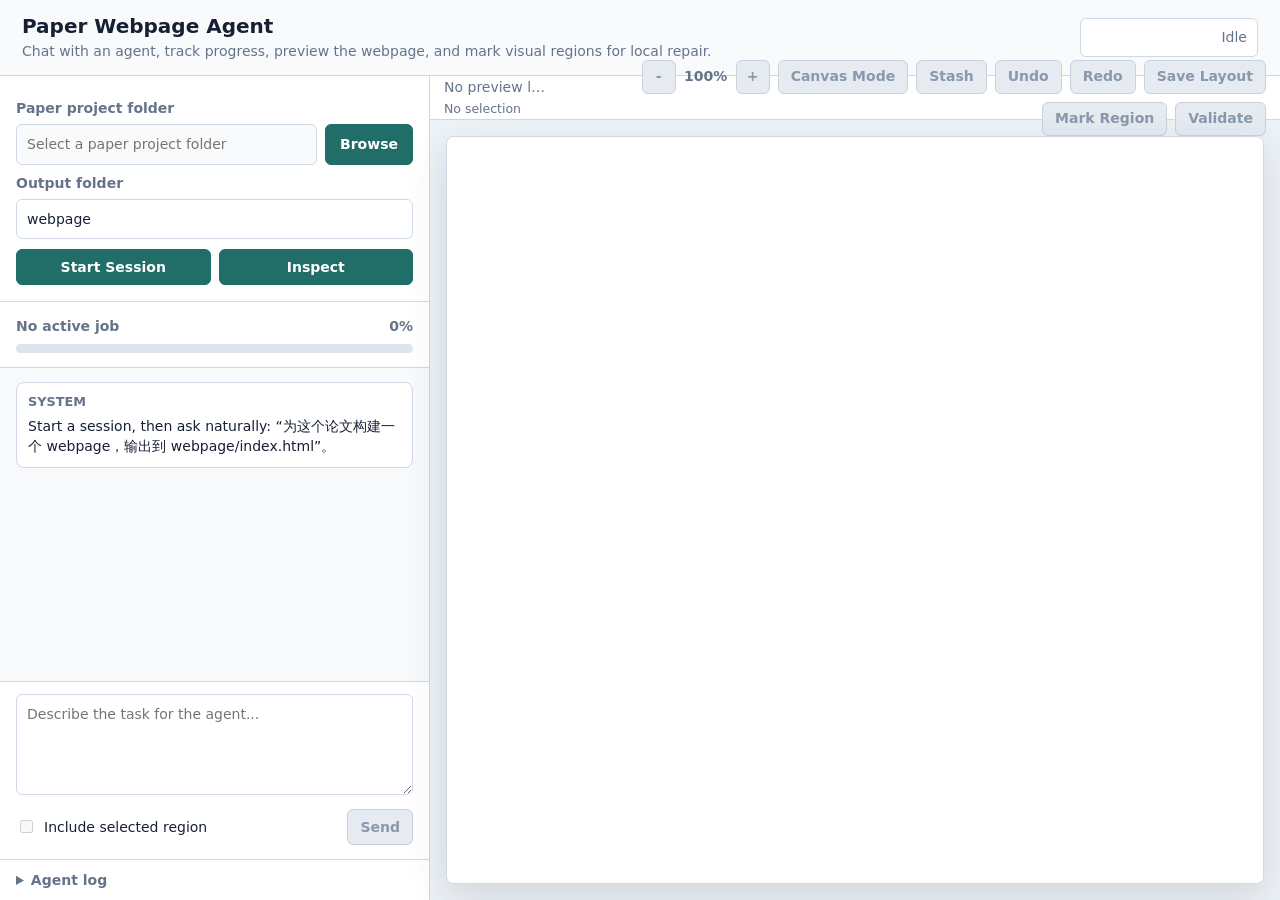
<file: assets/workbench/index.html>
<!doctype html>
<html lang="en">
<head>
  <meta charset="utf-8">
  <meta name="viewport" content="width=device-width, initial-scale=1">
  <title>Paper Webpage Agent</title>
  <link rel="stylesheet" href="styles.css">
</head>
<body>
  <header class="topbar">
    <div>
      <h1>Paper Webpage Agent</h1>
      <p>Chat with an agent, track progress, preview the webpage, and mark visual regions for local repair.</p>
    </div>
    <div id="status" class="status" role="status">Idle</div>
  </header>

  <main class="shell">
    <aside class="chat-panel" aria-label="Agent chat">
      <section class="setup">
        <label for="projectPath">Paper project folder</label>
        <div class="path-row">
          <input id="projectPath" type="text" placeholder="Select a paper project folder" spellcheck="false" readonly>
          <button id="browseBtn" type="button">Browse</button>
        </div>
        <div id="browserPanel" class="browser-panel" hidden>
          <div class="browser-roots" id="browserRoots"></div>
          <div class="browser-head">
            <button id="parentDirBtn" type="button">Up</button>
            <span id="browserPath"></span>
          </div>
          <div id="browserList" class="browser-list"></div>
          <button id="useFolderBtn" class="use-folder" type="button">Use This Folder</button>
        </div>
        <label for="outputDir">Output folder</label>
        <input id="outputDir" type="text" value="webpage" spellcheck="false">
        <div class="button-row">
          <button id="newSessionBtn" type="button">Start Session</button>
          <button id="inspectBtn" type="button">Inspect</button>
        </div>
      </section>

      <section class="progress-card" aria-label="Agent progress">
        <div class="progress-head">
          <span id="stageLabel">No active job</span>
          <span id="progressNumber">0%</span>
        </div>
        <div class="progress-track">
          <div id="progressBar" class="progress-bar"></div>
        </div>
      </section>

      <section id="messages" class="messages" aria-live="polite">
        <div class="message system">
          <div class="role">System</div>
          <div class="content">Start a session, then ask naturally: “为这个论文构建一个 webpage，输出到 webpage/index.html”。</div>
        </div>
      </section>

      <form id="chatForm" class="composer">
        <textarea id="chatInput" rows="4" placeholder="Describe the task for the agent..." disabled></textarea>
        <div class="composer-actions">
          <label class="check-row">
            <input id="includeAnnotation" type="checkbox" disabled>
            <span>Include selected region</span>
          </label>
          <button id="sendBtn" type="submit" disabled>Send</button>
        </div>
      </form>

      <details class="log-panel">
        <summary>Agent log</summary>
        <pre id="agentLog" class="log"></pre>
      </details>
    </aside>

    <section class="preview-panel" aria-label="Preview">
      <div class="preview-toolbar">
        <div class="preview-meta">
          <span id="previewLabel">No preview loaded</span>
          <span id="coordLabel">No selection</span>
        </div>
        <div class="toolbar-actions">
          <button id="zoomOutBtn" type="button" disabled>-</button>
          <span id="zoomLabel" class="zoom-label">100%</span>
          <button id="zoomInBtn" type="button" disabled>+</button>
          <button id="canvasBtn" type="button" disabled>Canvas Mode</button>
          <button id="stashBtn" type="button" disabled>Stash</button>
          <button id="undoBtn" type="button" disabled>Undo</button>
          <button id="redoBtn" type="button" disabled>Redo</button>
          <button id="saveLayoutBtn" type="button" disabled>Save Layout</button>
          <button id="markBtn" type="button" disabled>Mark Region</button>
          <button id="validateBtn" type="button" disabled>Validate</button>
        </div>
      </div>
      <div class="preview-content">
        <div id="previewWrap" class="preview-wrap">
          <iframe id="previewFrame" title="Generated webpage preview"></iframe>
          <div id="overlay" class="overlay" hidden></div>
          <div id="selectionBox" class="selection-box" hidden></div>
        </div>
        <aside id="resourceShelf" class="resource-shelf" aria-label="Canvas resources" hidden>
          <div class="resource-head">
            <strong>Resources</strong>
            <span id="resourceCount">0</span>
          </div>
          <div id="resourceList" class="resource-list"></div>
        </aside>
      </div>
    </section>
  </main>

  <script src="app.js"></script>
</body>
</html>
</file>
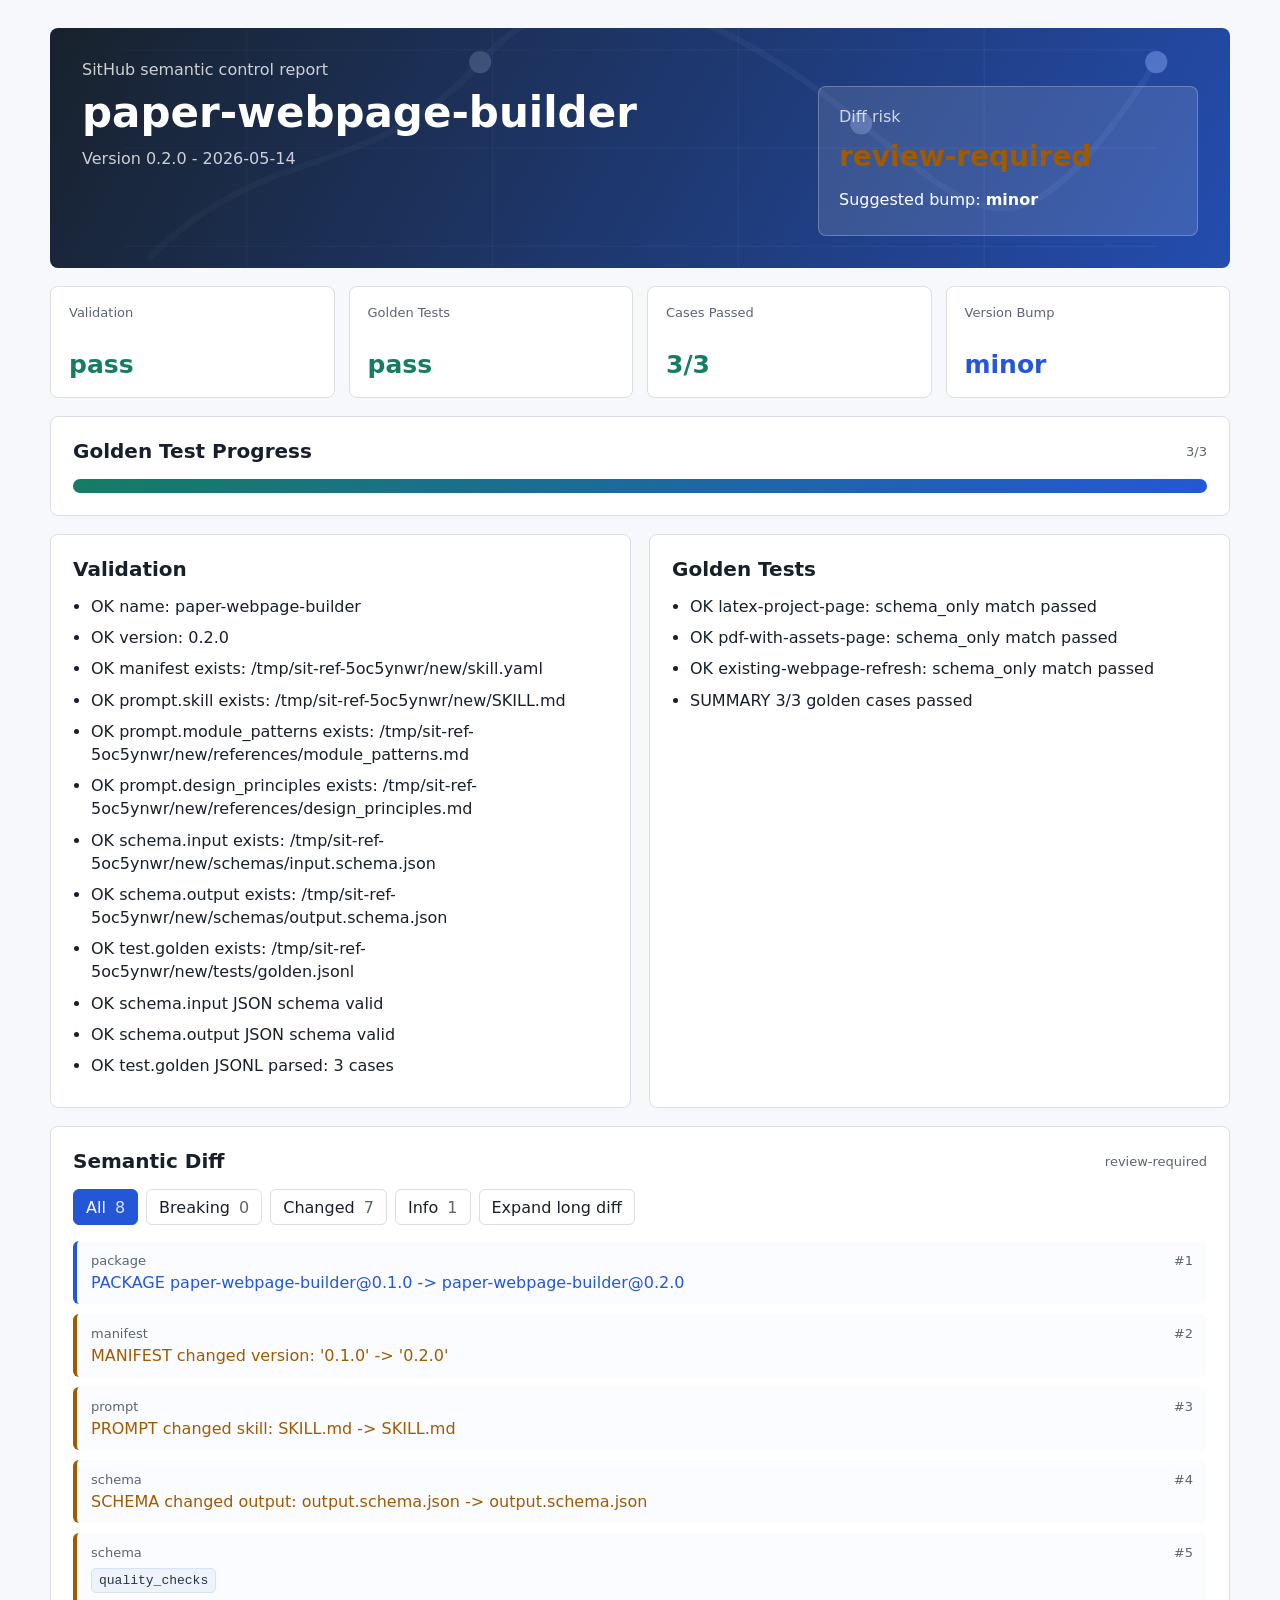
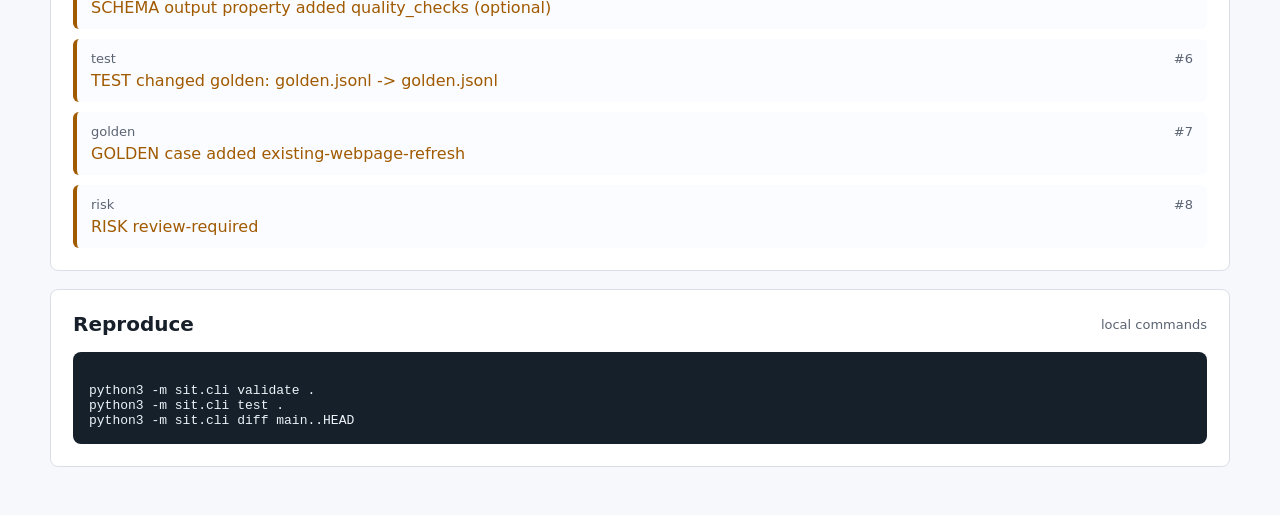
<file: reports/pr-loop.html>
<!doctype html>
<html lang="en">
<head>
<meta charset="utf-8">
<meta name="viewport" content="width=device-width, initial-scale=1">
<title>paper-webpage-builder 0.2.0 SitHub Report</title>
<style>
:root {
  color-scheme: light;
  --ink: #17202a;
  --muted: #5b6472;
  --line: #d9dee7;
  --paper: #f7f8fb;
  --panel: #ffffff;
  --blue: #2457d6;
  --green: #147d64;
  --red: #b42318;
  --amber: #a05a00;
  --violet: #7047a8;
}
* { box-sizing: border-box; }
body {
  margin: 0;
  font-family: Inter, ui-sans-serif, system-ui, -apple-system, BlinkMacSystemFont, "Segoe UI", sans-serif;
  color: var(--ink);
  background: var(--paper);
  letter-spacing: 0;
}
.page {
  width: min(1180px, calc(100% - 32px));
  margin: 0 auto;
  padding: 28px 0 48px;
}
.hero {
  min-height: 240px;
  display: grid;
  grid-template-columns: minmax(0, 1fr) minmax(280px, 380px);
  gap: 24px;
  align-items: stretch;
  padding: 32px;
  color: #fff;
  background:
    linear-gradient(120deg, rgba(23, 32, 42, .88), rgba(36, 87, 214, .74)),
    url("data:image/svg+xml,%3Csvg xmlns='http://www.w3.org/2000/svg' width='960' height='360' viewBox='0 0 960 360'%3E%3Crect width='960' height='360' fill='%23222f3e'/%3E%3Cg fill='none' stroke='%23ffffff' stroke-opacity='.18'%3E%3Cpath d='M80 270 C180 170 260 210 350 110 S560 80 660 160 790 280 900 110' stroke-width='5'/%3E%3Cpath d='M60 100 H900 M60 180 H900 M60 260 H900'/%3E%3Cpath d='M160 40 V320 M360 40 V320 M560 40 V320 M760 40 V320'/%3E%3C/g%3E%3Cg fill='%23ffffff' fill-opacity='.92'%3E%3Ccircle cx='350' cy='110' r='9'/%3E%3Ccircle cx='660' cy='160' r='9'/%3E%3Ccircle cx='900' cy='110' r='9'/%3E%3C/g%3E%3C/svg%3E");
  background-size: cover;
  background-position: center;
  border-radius: 8px;
}
.hero h1 {
  margin: 0;
  font-size: 42px;
  line-height: 1.05;
  overflow-wrap: anywhere;
}
.eyebrow, .subtitle {
  margin: 0 0 12px;
  color: rgba(255,255,255,.78);
}
.subtitle { margin-top: 14px; }
.risk-panel {
  align-self: end;
  display: grid;
  gap: 10px;
  min-height: 150px;
  padding: 20px;
  background: rgba(255,255,255,.12);
  border: 1px solid rgba(255,255,255,.24);
  border-radius: 8px;
}
.panel-label { color: rgba(255,255,255,.76); }
.risk-panel strong { font-size: 28px; line-height: 1.1; }
.metrics {
  display: grid;
  grid-template-columns: repeat(4, minmax(0, 1fr));
  gap: 14px;
  margin: 18px 0;
}
.metric, .band {
  background: var(--panel);
  border: 1px solid var(--line);
  border-radius: 8px;
}
.metric {
  min-height: 112px;
  padding: 18px;
  display: grid;
  align-content: space-between;
}
.metric span, .section-head span, .diff-item span {
  color: var(--muted);
  font-size: 13px;
}
.metric strong {
  font-size: 25px;
  overflow-wrap: anywhere;
}
.pass { color: var(--green); }
.fail, .breaking, .breaking-change { color: var(--red); }
.changed, .review-required { color: var(--amber); }
.neutral, .info, .no-change, .no-compare { color: var(--blue); }
.band {
  padding: 22px;
  margin-top: 18px;
}
.compact { margin-top: 0; }
.section-head {
  display: flex;
  justify-content: space-between;
  gap: 16px;
  align-items: center;
  margin-bottom: 16px;
}
h2 {
  margin: 0;
  font-size: 20px;
}
.progress {
  height: 14px;
  overflow: hidden;
  background: #e9edf3;
  border-radius: 999px;
}
.progress-fill {
  height: 100%;
  background: linear-gradient(90deg, var(--green), var(--blue));
}
.columns {
  display: grid;
  grid-template-columns: 1fr 1fr;
  gap: 18px;
  margin-top: 18px;
}
.message-list {
  margin: 14px 0 0;
  padding-left: 18px;
}
.message-list li {
  margin: 8px 0;
  line-height: 1.45;
  overflow-wrap: anywhere;
}
.timeline {
  display: grid;
  gap: 10px;
}
.diff-toolbar {
  display: flex;
  flex-wrap: wrap;
  gap: 8px;
  margin-bottom: 16px;
}
.filter, .toggle-long {
  min-height: 36px;
  border: 1px solid var(--line);
  border-radius: 6px;
  background: #fff;
  color: var(--ink);
  padding: 0 12px;
  font: inherit;
  cursor: pointer;
}
.filter span {
  color: var(--muted);
  margin-left: 4px;
}
.filter.active {
  color: #fff;
  background: var(--blue);
  border-color: var(--blue);
}
.filter.active span {
  color: rgba(255,255,255,.82);
}
.diff-item {
  border-left: 4px solid var(--blue);
  padding: 12px 14px;
  background: #fbfcff;
  border-radius: 6px;
}
.diff-item.hidden { display: none; }
.diff-item.long:not(.expanded) p {
  max-height: 44px;
  overflow: hidden;
}
.diff-item.breaking { border-color: var(--red); }
.diff-item.changed { border-color: var(--amber); }
.diff-meta {
  display: flex;
  justify-content: space-between;
  gap: 12px;
}
.schema-path {
  display: inline-block;
  margin-top: 8px;
  max-width: 100%;
  padding: 4px 7px;
  color: #24364b;
  background: #eef3fb;
  border: 1px solid #d7e1ef;
  border-radius: 5px;
  overflow-wrap: anywhere;
}
.diff-item p {
  margin: 5px 0 0;
  overflow-wrap: anywhere;
}
pre {
  margin: 0;
  padding: 16px;
  overflow: auto;
  background: #15202b;
  color: #edf3f8;
  border-radius: 8px;
}
code {
  font-family: ui-monospace, SFMono-Regular, Menlo, Consolas, monospace;
  font-size: 13px;
}
@media (max-width: 820px) {
  .hero, .metrics, .columns {
    grid-template-columns: 1fr;
  }
  .hero {
    padding: 24px;
  }
  .hero h1 {
    font-size: 32px;
  }
}
</style>
</head>
<body>
<main class="page">
<section class="hero">
<div class="hero-copy">
<p class="eyebrow">SitHub semantic control report</p>
<h1>paper-webpage-builder</h1>
<p class="subtitle">Version 0.2.0 - 2026-05-14</p>
</div>
<div class="risk-panel">
<span class="panel-label">Diff risk</span>
<strong class="risk review-required">review-required</strong>
<span>Suggested bump: <b>minor</b></span>
</div>
</section>
<section class="metrics" aria-label="Status metrics">
<div class="metric">
<span>Validation</span>
<strong class="pass">pass</strong>
</div>
<div class="metric">
<span>Golden Tests</span>
<strong class="pass">pass</strong>
</div>
<div class="metric">
<span>Cases Passed</span>
<strong class="pass">3/3</strong>
</div>
<div class="metric">
<span>Version Bump</span>
<strong class="neutral">minor</strong>
</div>
</section>
<section class="band">
<div class="section-head">
<h2>Golden Test Progress</h2>
<span>3/3</span>
</div>
<div class="progress" aria-label="Golden test pass rate">
<div class="progress-fill" style="width: 100%"></div>
</div>
</section>
<section class="columns">
<section class="band compact validation">
<h2>Validation</h2>
<ul class="message-list">
<li>OK  name: paper-webpage-builder</li>
<li>OK  version: 0.2.0</li>
<li>OK  manifest exists: /tmp/sit-ref-5oc5ynwr/new/skill.yaml</li>
<li>OK  prompt.skill exists: /tmp/sit-ref-5oc5ynwr/new/SKILL.md</li>
<li>OK  prompt.module_patterns exists: /tmp/sit-ref-5oc5ynwr/new/references/module_patterns.md</li>
<li>OK  prompt.design_principles exists: /tmp/sit-ref-5oc5ynwr/new/references/design_principles.md</li>
<li>OK  schema.input exists: /tmp/sit-ref-5oc5ynwr/new/schemas/input.schema.json</li>
<li>OK  schema.output exists: /tmp/sit-ref-5oc5ynwr/new/schemas/output.schema.json</li>
<li>OK  test.golden exists: /tmp/sit-ref-5oc5ynwr/new/tests/golden.jsonl</li>
<li>OK  schema.input JSON schema valid</li>
<li>OK  schema.output JSON schema valid</li>
<li>OK  test.golden JSONL parsed: 3 cases</li>
</ul>
</section>
<section class="band compact tests">
<h2>Golden Tests</h2>
<ul class="message-list">
<li>OK  latex-project-page: schema_only match passed</li>
<li>OK  pdf-with-assets-page: schema_only match passed</li>
<li>OK  existing-webpage-refresh: schema_only match passed</li>
<li>SUMMARY 3/3 golden cases passed</li>
</ul>
</section>
</section>
<section class="band">
<div class="section-head">
<h2>Semantic Diff</h2>
<span class="risk review-required">review-required</span>
</div>
<div class="diff-toolbar" aria-label="Semantic diff filters">
<button type="button" class="filter active" data-filter="all">All <span>8</span></button>
<button type="button" class="filter" data-filter="breaking">Breaking <span>0</span></button>
<button type="button" class="filter" data-filter="changed">Changed <span>7</span></button>
<button type="button" class="filter" data-filter="info">Info <span>1</span></button>
<button type="button" class="toggle-long" data-toggle-long>Expand long diff</button>
</div>
<div class="timeline">
<article class="diff-item info" data-severity="info">
<div class="diff-meta">
<span>package</span>
<span>#1</span>
</div>

<p>PACKAGE paper-webpage-builder@0.1.0 -&gt; paper-webpage-builder@0.2.0</p>
</article>
<article class="diff-item changed" data-severity="changed">
<div class="diff-meta">
<span>manifest</span>
<span>#2</span>
</div>

<p>MANIFEST changed version: &#x27;0.1.0&#x27; -&gt; &#x27;0.2.0&#x27;</p>
</article>
<article class="diff-item changed" data-severity="changed">
<div class="diff-meta">
<span>prompt</span>
<span>#3</span>
</div>

<p>PROMPT changed skill: SKILL.md -&gt; SKILL.md</p>
</article>
<article class="diff-item changed" data-severity="changed">
<div class="diff-meta">
<span>schema</span>
<span>#4</span>
</div>

<p>SCHEMA changed output: output.schema.json -&gt; output.schema.json</p>
</article>
<article class="diff-item changed" data-severity="changed">
<div class="diff-meta">
<span>schema</span>
<span>#5</span>
</div>
<code class="schema-path">quality_checks</code>
<p>SCHEMA output property added quality_checks (optional)</p>
</article>
<article class="diff-item changed" data-severity="changed">
<div class="diff-meta">
<span>test</span>
<span>#6</span>
</div>

<p>TEST changed golden: golden.jsonl -&gt; golden.jsonl</p>
</article>
<article class="diff-item changed" data-severity="changed">
<div class="diff-meta">
<span>golden</span>
<span>#7</span>
</div>

<p>GOLDEN case added existing-webpage-refresh</p>
</article>
<article class="diff-item changed" data-severity="changed">
<div class="diff-meta">
<span>risk</span>
<span>#8</span>
</div>

<p>RISK review-required</p>
</article>
</div>
</section>
<section class="band">
<div class="section-head">
<h2>Reproduce</h2>
<span>local commands</span>
</div>
<pre><code>
python3 -m sit.cli validate .
python3 -m sit.cli test .
python3 -m sit.cli diff main..HEAD
</code></pre>
</section>
<script>
document.querySelectorAll('[data-filter]').forEach((button) => {
  button.addEventListener('click', () => {
    const filter = button.dataset.filter;
    document.querySelectorAll('[data-filter]').forEach((item) => item.classList.remove('active'));
    button.classList.add('active');
    document.querySelectorAll('.diff-item').forEach((item) => {
      item.classList.toggle('hidden', filter !== 'all' && item.dataset.severity !== filter);
    });
  });
});
document.querySelectorAll('[data-toggle-long]').forEach((button) => {
  button.addEventListener('click', () => {
    const expand = button.dataset.expanded !== 'true';
    button.dataset.expanded = String(expand);
    button.textContent = expand ? 'Collapse long diff' : 'Expand long diff';
    document.querySelectorAll('.diff-item.long').forEach((item) => item.classList.toggle('expanded', expand));
  });
});
</script>
</main>
</body>
</html>
</file>
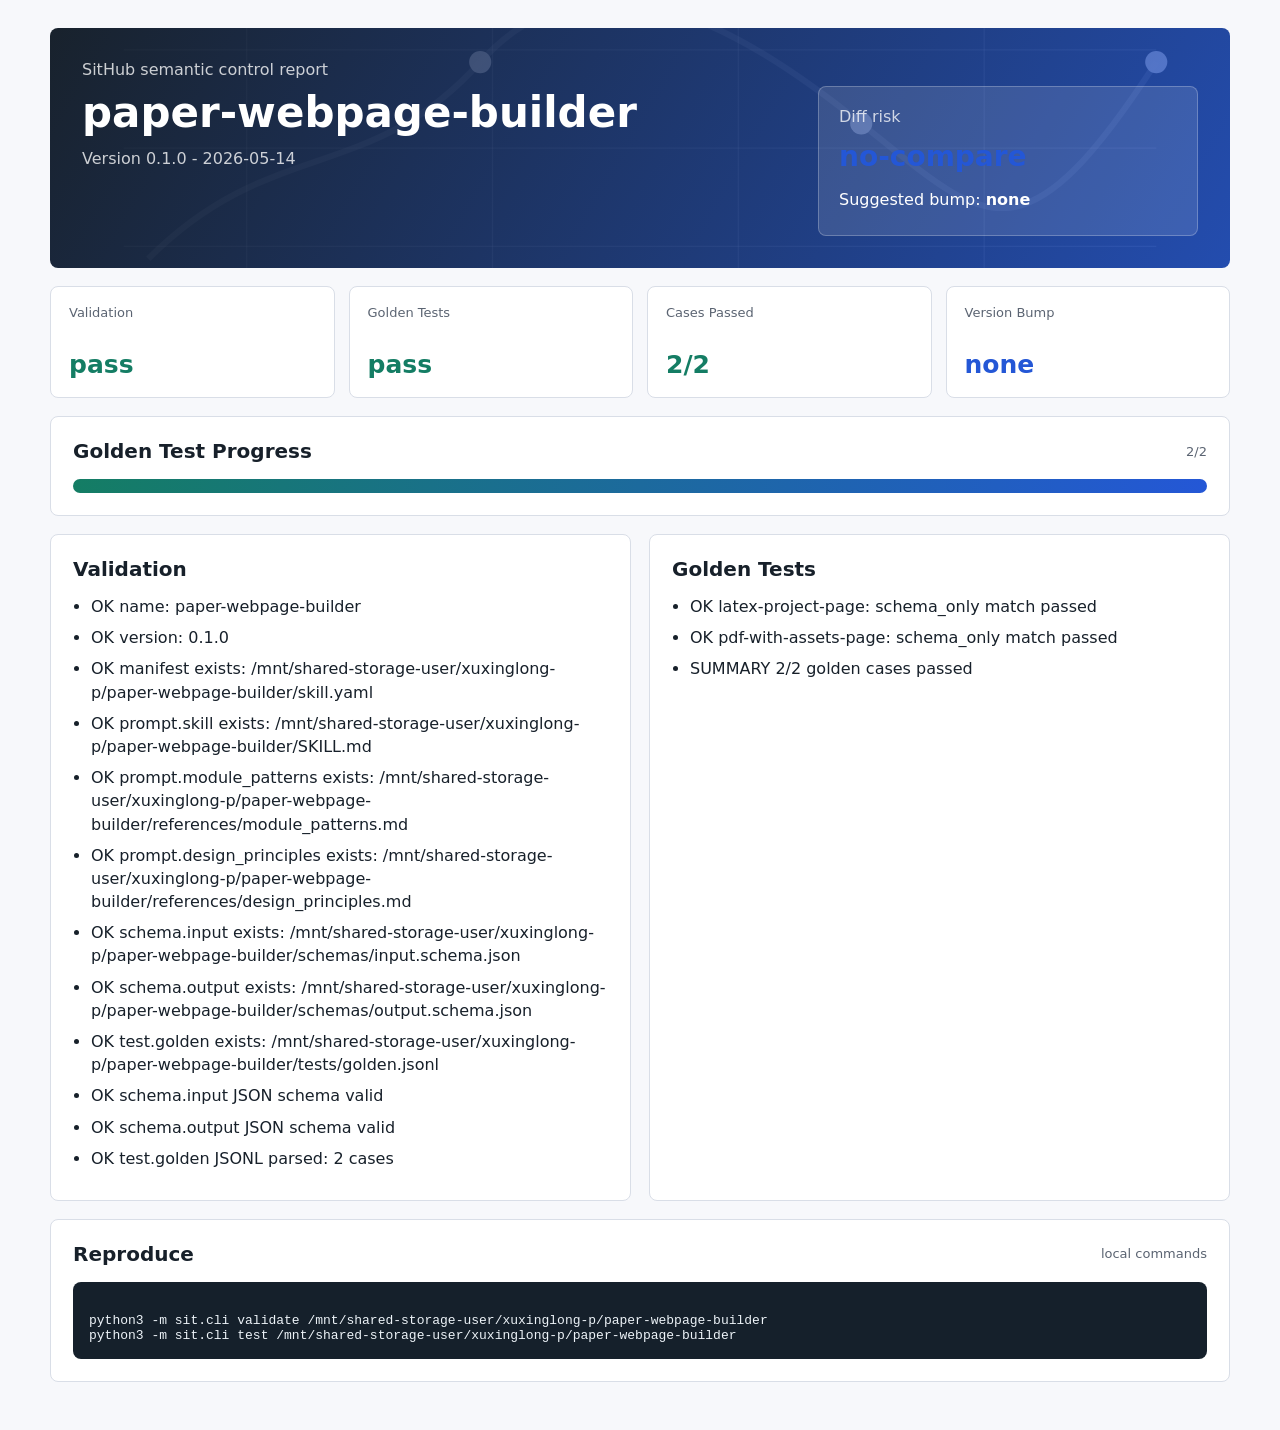
<file: reports/sithub-onboarding.html>
<!doctype html>
<html lang="en">
<head>
<meta charset="utf-8">
<meta name="viewport" content="width=device-width, initial-scale=1">
<title>paper-webpage-builder 0.1.0 SitHub Report</title>
<style>
:root {
  color-scheme: light;
  --ink: #17202a;
  --muted: #5b6472;
  --line: #d9dee7;
  --paper: #f7f8fb;
  --panel: #ffffff;
  --blue: #2457d6;
  --green: #147d64;
  --red: #b42318;
  --amber: #a05a00;
  --violet: #7047a8;
}
* { box-sizing: border-box; }
body {
  margin: 0;
  font-family: Inter, ui-sans-serif, system-ui, -apple-system, BlinkMacSystemFont, "Segoe UI", sans-serif;
  color: var(--ink);
  background: var(--paper);
  letter-spacing: 0;
}
.page {
  width: min(1180px, calc(100% - 32px));
  margin: 0 auto;
  padding: 28px 0 48px;
}
.hero {
  min-height: 240px;
  display: grid;
  grid-template-columns: minmax(0, 1fr) minmax(280px, 380px);
  gap: 24px;
  align-items: stretch;
  padding: 32px;
  color: #fff;
  background:
    linear-gradient(120deg, rgba(23, 32, 42, .88), rgba(36, 87, 214, .74)),
    url("data:image/svg+xml,%3Csvg xmlns='http://www.w3.org/2000/svg' width='960' height='360' viewBox='0 0 960 360'%3E%3Crect width='960' height='360' fill='%23222f3e'/%3E%3Cg fill='none' stroke='%23ffffff' stroke-opacity='.18'%3E%3Cpath d='M80 270 C180 170 260 210 350 110 S560 80 660 160 790 280 900 110' stroke-width='5'/%3E%3Cpath d='M60 100 H900 M60 180 H900 M60 260 H900'/%3E%3Cpath d='M160 40 V320 M360 40 V320 M560 40 V320 M760 40 V320'/%3E%3C/g%3E%3Cg fill='%23ffffff' fill-opacity='.92'%3E%3Ccircle cx='350' cy='110' r='9'/%3E%3Ccircle cx='660' cy='160' r='9'/%3E%3Ccircle cx='900' cy='110' r='9'/%3E%3C/g%3E%3C/svg%3E");
  background-size: cover;
  background-position: center;
  border-radius: 8px;
}
.hero h1 {
  margin: 0;
  font-size: 42px;
  line-height: 1.05;
  overflow-wrap: anywhere;
}
.eyebrow, .subtitle {
  margin: 0 0 12px;
  color: rgba(255,255,255,.78);
}
.subtitle { margin-top: 14px; }
.risk-panel {
  align-self: end;
  display: grid;
  gap: 10px;
  min-height: 150px;
  padding: 20px;
  background: rgba(255,255,255,.12);
  border: 1px solid rgba(255,255,255,.24);
  border-radius: 8px;
}
.panel-label { color: rgba(255,255,255,.76); }
.risk-panel strong { font-size: 28px; line-height: 1.1; }
.metrics {
  display: grid;
  grid-template-columns: repeat(4, minmax(0, 1fr));
  gap: 14px;
  margin: 18px 0;
}
.metric, .band {
  background: var(--panel);
  border: 1px solid var(--line);
  border-radius: 8px;
}
.metric {
  min-height: 112px;
  padding: 18px;
  display: grid;
  align-content: space-between;
}
.metric span, .section-head span, .diff-item span {
  color: var(--muted);
  font-size: 13px;
}
.metric strong {
  font-size: 25px;
  overflow-wrap: anywhere;
}
.pass { color: var(--green); }
.fail, .breaking, .breaking-change { color: var(--red); }
.changed, .review-required { color: var(--amber); }
.neutral, .info, .no-change, .no-compare { color: var(--blue); }
.band {
  padding: 22px;
  margin-top: 18px;
}
.compact { margin-top: 0; }
.section-head {
  display: flex;
  justify-content: space-between;
  gap: 16px;
  align-items: center;
  margin-bottom: 16px;
}
h2 {
  margin: 0;
  font-size: 20px;
}
.progress {
  height: 14px;
  overflow: hidden;
  background: #e9edf3;
  border-radius: 999px;
}
.progress-fill {
  height: 100%;
  background: linear-gradient(90deg, var(--green), var(--blue));
}
.columns {
  display: grid;
  grid-template-columns: 1fr 1fr;
  gap: 18px;
  margin-top: 18px;
}
.message-list {
  margin: 14px 0 0;
  padding-left: 18px;
}
.message-list li {
  margin: 8px 0;
  line-height: 1.45;
  overflow-wrap: anywhere;
}
.timeline {
  display: grid;
  gap: 10px;
}
.diff-toolbar {
  display: flex;
  flex-wrap: wrap;
  gap: 8px;
  margin-bottom: 16px;
}
.filter, .toggle-long {
  min-height: 36px;
  border: 1px solid var(--line);
  border-radius: 6px;
  background: #fff;
  color: var(--ink);
  padding: 0 12px;
  font: inherit;
  cursor: pointer;
}
.filter span {
  color: var(--muted);
  margin-left: 4px;
}
.filter.active {
  color: #fff;
  background: var(--blue);
  border-color: var(--blue);
}
.filter.active span {
  color: rgba(255,255,255,.82);
}
.diff-item {
  border-left: 4px solid var(--blue);
  padding: 12px 14px;
  background: #fbfcff;
  border-radius: 6px;
}
.diff-item.hidden { display: none; }
.diff-item.long:not(.expanded) p {
  max-height: 44px;
  overflow: hidden;
}
.diff-item.breaking { border-color: var(--red); }
.diff-item.changed { border-color: var(--amber); }
.diff-meta {
  display: flex;
  justify-content: space-between;
  gap: 12px;
}
.schema-path {
  display: inline-block;
  margin-top: 8px;
  max-width: 100%;
  padding: 4px 7px;
  color: #24364b;
  background: #eef3fb;
  border: 1px solid #d7e1ef;
  border-radius: 5px;
  overflow-wrap: anywhere;
}
.diff-item p {
  margin: 5px 0 0;
  overflow-wrap: anywhere;
}
pre {
  margin: 0;
  padding: 16px;
  overflow: auto;
  background: #15202b;
  color: #edf3f8;
  border-radius: 8px;
}
code {
  font-family: ui-monospace, SFMono-Regular, Menlo, Consolas, monospace;
  font-size: 13px;
}
@media (max-width: 820px) {
  .hero, .metrics, .columns {
    grid-template-columns: 1fr;
  }
  .hero {
    padding: 24px;
  }
  .hero h1 {
    font-size: 32px;
  }
}
</style>
</head>
<body>
<main class="page">
<section class="hero">
<div class="hero-copy">
<p class="eyebrow">SitHub semantic control report</p>
<h1>paper-webpage-builder</h1>
<p class="subtitle">Version 0.1.0 - 2026-05-14</p>
</div>
<div class="risk-panel">
<span class="panel-label">Diff risk</span>
<strong class="risk no-compare">no-compare</strong>
<span>Suggested bump: <b>none</b></span>
</div>
</section>
<section class="metrics" aria-label="Status metrics">
<div class="metric">
<span>Validation</span>
<strong class="pass">pass</strong>
</div>
<div class="metric">
<span>Golden Tests</span>
<strong class="pass">pass</strong>
</div>
<div class="metric">
<span>Cases Passed</span>
<strong class="pass">2/2</strong>
</div>
<div class="metric">
<span>Version Bump</span>
<strong class="neutral">none</strong>
</div>
</section>
<section class="band">
<div class="section-head">
<h2>Golden Test Progress</h2>
<span>2/2</span>
</div>
<div class="progress" aria-label="Golden test pass rate">
<div class="progress-fill" style="width: 100%"></div>
</div>
</section>
<section class="columns">
<section class="band compact validation">
<h2>Validation</h2>
<ul class="message-list">
<li>OK  name: paper-webpage-builder</li>
<li>OK  version: 0.1.0</li>
<li>OK  manifest exists: /mnt/shared-storage-user/xuxinglong-p/paper-webpage-builder/skill.yaml</li>
<li>OK  prompt.skill exists: /mnt/shared-storage-user/xuxinglong-p/paper-webpage-builder/SKILL.md</li>
<li>OK  prompt.module_patterns exists: /mnt/shared-storage-user/xuxinglong-p/paper-webpage-builder/references/module_patterns.md</li>
<li>OK  prompt.design_principles exists: /mnt/shared-storage-user/xuxinglong-p/paper-webpage-builder/references/design_principles.md</li>
<li>OK  schema.input exists: /mnt/shared-storage-user/xuxinglong-p/paper-webpage-builder/schemas/input.schema.json</li>
<li>OK  schema.output exists: /mnt/shared-storage-user/xuxinglong-p/paper-webpage-builder/schemas/output.schema.json</li>
<li>OK  test.golden exists: /mnt/shared-storage-user/xuxinglong-p/paper-webpage-builder/tests/golden.jsonl</li>
<li>OK  schema.input JSON schema valid</li>
<li>OK  schema.output JSON schema valid</li>
<li>OK  test.golden JSONL parsed: 2 cases</li>
</ul>
</section>
<section class="band compact tests">
<h2>Golden Tests</h2>
<ul class="message-list">
<li>OK  latex-project-page: schema_only match passed</li>
<li>OK  pdf-with-assets-page: schema_only match passed</li>
<li>SUMMARY 2/2 golden cases passed</li>
</ul>
</section>
</section>
<section class="band">
<div class="section-head">
<h2>Reproduce</h2>
<span>local commands</span>
</div>
<pre><code>
python3 -m sit.cli validate /mnt/shared-storage-user/xuxinglong-p/paper-webpage-builder
python3 -m sit.cli test /mnt/shared-storage-user/xuxinglong-p/paper-webpage-builder
</code></pre>
</section>
<script>
document.querySelectorAll('[data-filter]').forEach((button) => {
  button.addEventListener('click', () => {
    const filter = button.dataset.filter;
    document.querySelectorAll('[data-filter]').forEach((item) => item.classList.remove('active'));
    button.classList.add('active');
    document.querySelectorAll('.diff-item').forEach((item) => {
      item.classList.toggle('hidden', filter !== 'all' && item.dataset.severity !== filter);
    });
  });
});
document.querySelectorAll('[data-toggle-long]').forEach((button) => {
  button.addEventListener('click', () => {
    const expand = button.dataset.expanded !== 'true';
    button.dataset.expanded = String(expand);
    button.textContent = expand ? 'Collapse long diff' : 'Expand long diff';
    document.querySelectorAll('.diff-item.long').forEach((item) => item.classList.toggle('expanded', expand));
  });
});
</script>
</main>
</body>
</html>
</file>
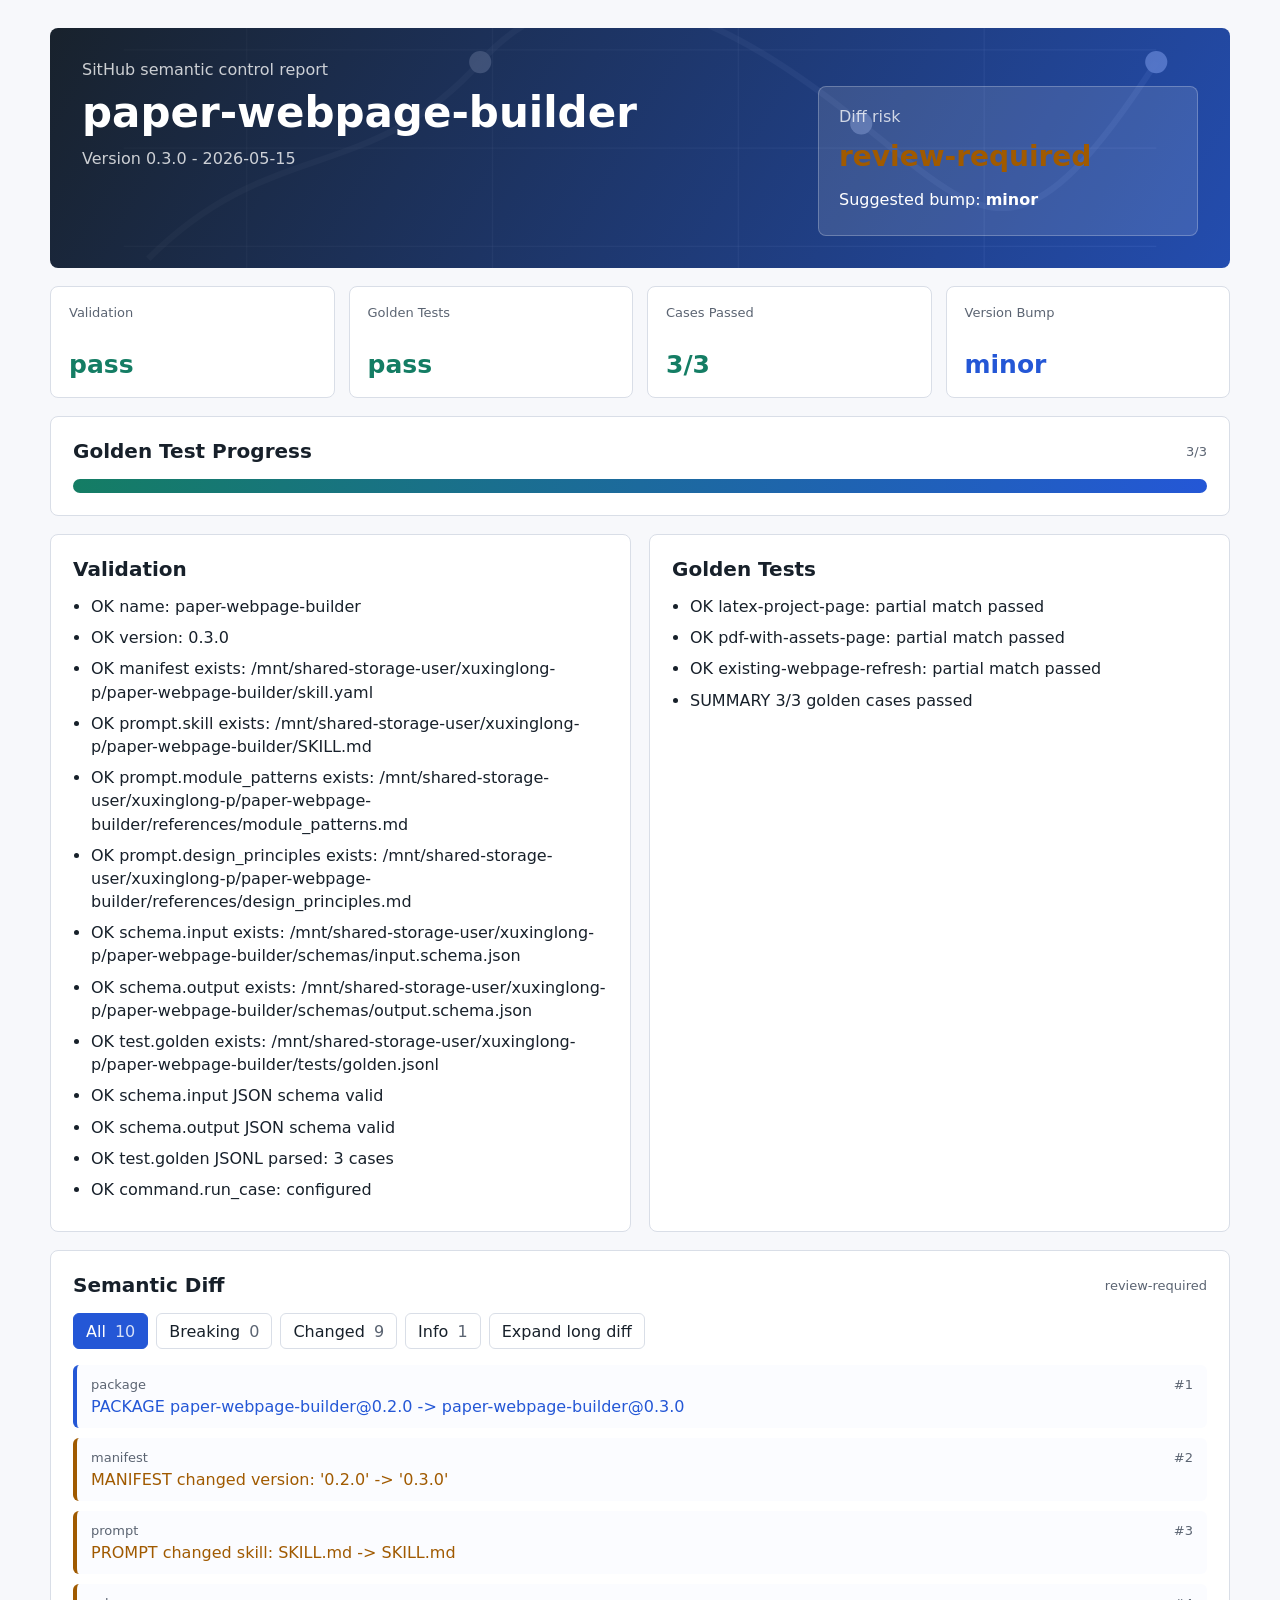
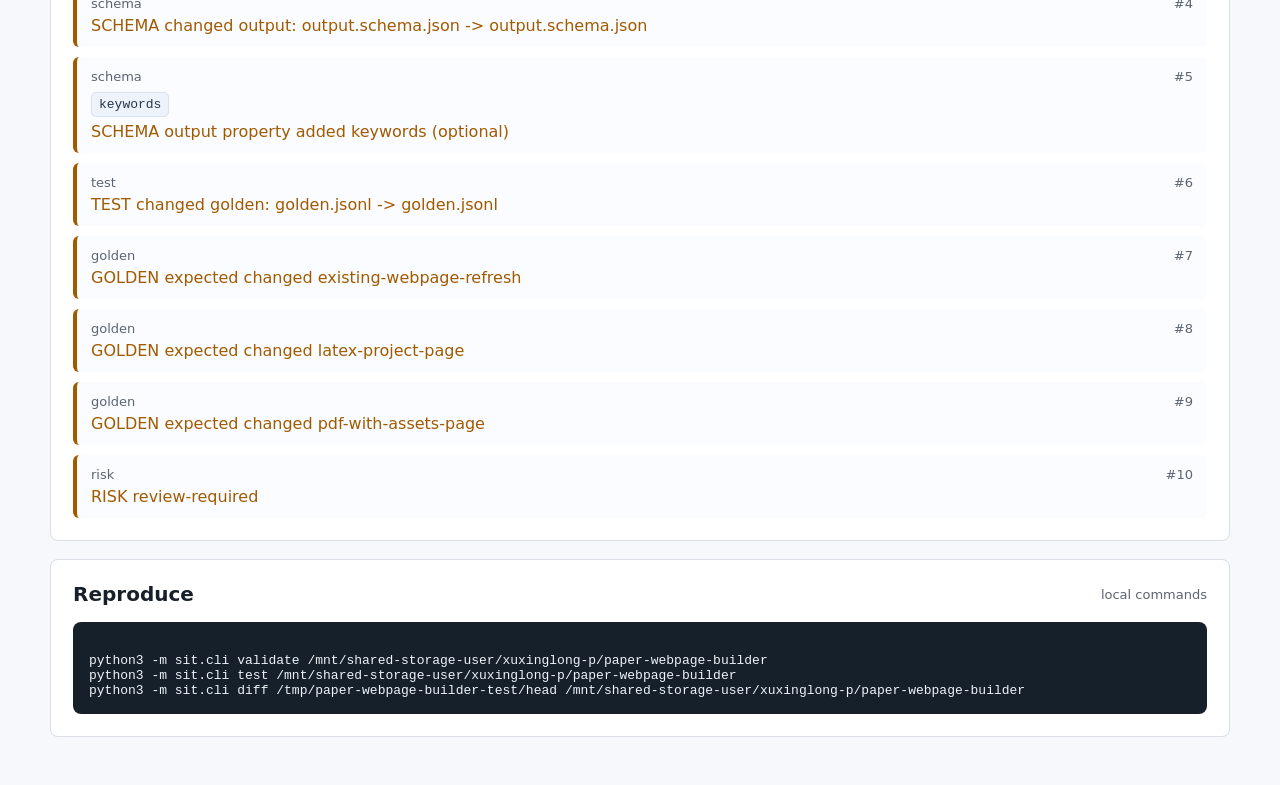
<file: reports/add-keywords-walkthrough/sit-report.html>
<!doctype html>
<html lang="en">
<head>
<meta charset="utf-8">
<meta name="viewport" content="width=device-width, initial-scale=1">
<title>paper-webpage-builder 0.3.0 SitHub Report</title>
<style>
:root {
  color-scheme: light;
  --ink: #17202a;
  --muted: #5b6472;
  --line: #d9dee7;
  --paper: #f7f8fb;
  --panel: #ffffff;
  --blue: #2457d6;
  --green: #147d64;
  --red: #b42318;
  --amber: #a05a00;
  --violet: #7047a8;
}
* { box-sizing: border-box; }
body {
  margin: 0;
  font-family: Inter, ui-sans-serif, system-ui, -apple-system, BlinkMacSystemFont, "Segoe UI", sans-serif;
  color: var(--ink);
  background: var(--paper);
  letter-spacing: 0;
}
.page {
  width: min(1180px, calc(100% - 32px));
  margin: 0 auto;
  padding: 28px 0 48px;
}
.hero {
  min-height: 240px;
  display: grid;
  grid-template-columns: minmax(0, 1fr) minmax(280px, 380px);
  gap: 24px;
  align-items: stretch;
  padding: 32px;
  color: #fff;
  background:
    linear-gradient(120deg, rgba(23, 32, 42, .88), rgba(36, 87, 214, .74)),
    url("data:image/svg+xml,%3Csvg xmlns='http://www.w3.org/2000/svg' width='960' height='360' viewBox='0 0 960 360'%3E%3Crect width='960' height='360' fill='%23222f3e'/%3E%3Cg fill='none' stroke='%23ffffff' stroke-opacity='.18'%3E%3Cpath d='M80 270 C180 170 260 210 350 110 S560 80 660 160 790 280 900 110' stroke-width='5'/%3E%3Cpath d='M60 100 H900 M60 180 H900 M60 260 H900'/%3E%3Cpath d='M160 40 V320 M360 40 V320 M560 40 V320 M760 40 V320'/%3E%3C/g%3E%3Cg fill='%23ffffff' fill-opacity='.92'%3E%3Ccircle cx='350' cy='110' r='9'/%3E%3Ccircle cx='660' cy='160' r='9'/%3E%3Ccircle cx='900' cy='110' r='9'/%3E%3C/g%3E%3C/svg%3E");
  background-size: cover;
  background-position: center;
  border-radius: 8px;
}
.hero h1 {
  margin: 0;
  font-size: 42px;
  line-height: 1.05;
  overflow-wrap: anywhere;
}
.eyebrow, .subtitle {
  margin: 0 0 12px;
  color: rgba(255,255,255,.78);
}
.subtitle { margin-top: 14px; }
.risk-panel {
  align-self: end;
  display: grid;
  gap: 10px;
  min-height: 150px;
  padding: 20px;
  background: rgba(255,255,255,.12);
  border: 1px solid rgba(255,255,255,.24);
  border-radius: 8px;
}
.panel-label { color: rgba(255,255,255,.76); }
.risk-panel strong { font-size: 28px; line-height: 1.1; }
.metrics {
  display: grid;
  grid-template-columns: repeat(4, minmax(0, 1fr));
  gap: 14px;
  margin: 18px 0;
}
.metric, .band {
  background: var(--panel);
  border: 1px solid var(--line);
  border-radius: 8px;
}
.metric {
  min-height: 112px;
  padding: 18px;
  display: grid;
  align-content: space-between;
}
.metric span, .section-head span, .diff-item span {
  color: var(--muted);
  font-size: 13px;
}
.metric strong {
  font-size: 25px;
  overflow-wrap: anywhere;
}
.pass { color: var(--green); }
.fail, .breaking, .breaking-change { color: var(--red); }
.changed, .review-required { color: var(--amber); }
.neutral, .info, .no-change, .no-compare { color: var(--blue); }
.band {
  padding: 22px;
  margin-top: 18px;
}
.compact { margin-top: 0; }
.section-head {
  display: flex;
  justify-content: space-between;
  gap: 16px;
  align-items: center;
  margin-bottom: 16px;
}
h2 {
  margin: 0;
  font-size: 20px;
}
.progress {
  height: 14px;
  overflow: hidden;
  background: #e9edf3;
  border-radius: 999px;
}
.progress-fill {
  height: 100%;
  background: linear-gradient(90deg, var(--green), var(--blue));
}
.columns {
  display: grid;
  grid-template-columns: 1fr 1fr;
  gap: 18px;
  margin-top: 18px;
}
.message-list {
  margin: 14px 0 0;
  padding-left: 18px;
}
.message-list li {
  margin: 8px 0;
  line-height: 1.45;
  overflow-wrap: anywhere;
}
.timeline {
  display: grid;
  gap: 10px;
}
.diff-toolbar {
  display: flex;
  flex-wrap: wrap;
  gap: 8px;
  margin-bottom: 16px;
}
.filter, .toggle-long {
  min-height: 36px;
  border: 1px solid var(--line);
  border-radius: 6px;
  background: #fff;
  color: var(--ink);
  padding: 0 12px;
  font: inherit;
  cursor: pointer;
}
.filter span {
  color: var(--muted);
  margin-left: 4px;
}
.filter.active {
  color: #fff;
  background: var(--blue);
  border-color: var(--blue);
}
.filter.active span {
  color: rgba(255,255,255,.82);
}
.diff-item {
  border-left: 4px solid var(--blue);
  padding: 12px 14px;
  background: #fbfcff;
  border-radius: 6px;
}
.diff-item.hidden { display: none; }
.diff-item.long:not(.expanded) p {
  max-height: 44px;
  overflow: hidden;
}
.diff-item.breaking { border-color: var(--red); }
.diff-item.changed { border-color: var(--amber); }
.diff-meta {
  display: flex;
  justify-content: space-between;
  gap: 12px;
}
.schema-path {
  display: inline-block;
  margin-top: 8px;
  max-width: 100%;
  padding: 4px 7px;
  color: #24364b;
  background: #eef3fb;
  border: 1px solid #d7e1ef;
  border-radius: 5px;
  overflow-wrap: anywhere;
}
.diff-item p {
  margin: 5px 0 0;
  overflow-wrap: anywhere;
}
pre {
  margin: 0;
  padding: 16px;
  overflow: auto;
  background: #15202b;
  color: #edf3f8;
  border-radius: 8px;
}
code {
  font-family: ui-monospace, SFMono-Regular, Menlo, Consolas, monospace;
  font-size: 13px;
}
@media (max-width: 820px) {
  .hero, .metrics, .columns {
    grid-template-columns: 1fr;
  }
  .hero {
    padding: 24px;
  }
  .hero h1 {
    font-size: 32px;
  }
}
</style>
</head>
<body>
<main class="page">
<section class="hero">
<div class="hero-copy">
<p class="eyebrow">SitHub semantic control report</p>
<h1>paper-webpage-builder</h1>
<p class="subtitle">Version 0.3.0 - 2026-05-15</p>
</div>
<div class="risk-panel">
<span class="panel-label">Diff risk</span>
<strong class="risk review-required">review-required</strong>
<span>Suggested bump: <b>minor</b></span>
</div>
</section>
<section class="metrics" aria-label="Status metrics">
<div class="metric">
<span>Validation</span>
<strong class="pass">pass</strong>
</div>
<div class="metric">
<span>Golden Tests</span>
<strong class="pass">pass</strong>
</div>
<div class="metric">
<span>Cases Passed</span>
<strong class="pass">3/3</strong>
</div>
<div class="metric">
<span>Version Bump</span>
<strong class="neutral">minor</strong>
</div>
</section>
<section class="band">
<div class="section-head">
<h2>Golden Test Progress</h2>
<span>3/3</span>
</div>
<div class="progress" aria-label="Golden test pass rate">
<div class="progress-fill" style="width: 100%"></div>
</div>
</section>
<section class="columns">
<section class="band compact validation">
<h2>Validation</h2>
<ul class="message-list">
<li>OK  name: paper-webpage-builder</li>
<li>OK  version: 0.3.0</li>
<li>OK  manifest exists: /mnt/shared-storage-user/xuxinglong-p/paper-webpage-builder/skill.yaml</li>
<li>OK  prompt.skill exists: /mnt/shared-storage-user/xuxinglong-p/paper-webpage-builder/SKILL.md</li>
<li>OK  prompt.module_patterns exists: /mnt/shared-storage-user/xuxinglong-p/paper-webpage-builder/references/module_patterns.md</li>
<li>OK  prompt.design_principles exists: /mnt/shared-storage-user/xuxinglong-p/paper-webpage-builder/references/design_principles.md</li>
<li>OK  schema.input exists: /mnt/shared-storage-user/xuxinglong-p/paper-webpage-builder/schemas/input.schema.json</li>
<li>OK  schema.output exists: /mnt/shared-storage-user/xuxinglong-p/paper-webpage-builder/schemas/output.schema.json</li>
<li>OK  test.golden exists: /mnt/shared-storage-user/xuxinglong-p/paper-webpage-builder/tests/golden.jsonl</li>
<li>OK  schema.input JSON schema valid</li>
<li>OK  schema.output JSON schema valid</li>
<li>OK  test.golden JSONL parsed: 3 cases</li>
<li>OK  command.run_case: configured</li>
</ul>
</section>
<section class="band compact tests">
<h2>Golden Tests</h2>
<ul class="message-list">
<li>OK  latex-project-page: partial match passed</li>
<li>OK  pdf-with-assets-page: partial match passed</li>
<li>OK  existing-webpage-refresh: partial match passed</li>
<li>SUMMARY 3/3 golden cases passed</li>
</ul>
</section>
</section>
<section class="band">
<div class="section-head">
<h2>Semantic Diff</h2>
<span class="risk review-required">review-required</span>
</div>
<div class="diff-toolbar" aria-label="Semantic diff filters">
<button type="button" class="filter active" data-filter="all">All <span>10</span></button>
<button type="button" class="filter" data-filter="breaking">Breaking <span>0</span></button>
<button type="button" class="filter" data-filter="changed">Changed <span>9</span></button>
<button type="button" class="filter" data-filter="info">Info <span>1</span></button>
<button type="button" class="toggle-long" data-toggle-long>Expand long diff</button>
</div>
<div class="timeline">
<article class="diff-item info" data-severity="info">
<div class="diff-meta">
<span>package</span>
<span>#1</span>
</div>

<p>PACKAGE paper-webpage-builder@0.2.0 -&gt; paper-webpage-builder@0.3.0</p>
</article>
<article class="diff-item changed" data-severity="changed">
<div class="diff-meta">
<span>manifest</span>
<span>#2</span>
</div>

<p>MANIFEST changed version: &#x27;0.2.0&#x27; -&gt; &#x27;0.3.0&#x27;</p>
</article>
<article class="diff-item changed" data-severity="changed">
<div class="diff-meta">
<span>prompt</span>
<span>#3</span>
</div>

<p>PROMPT changed skill: SKILL.md -&gt; SKILL.md</p>
</article>
<article class="diff-item changed" data-severity="changed">
<div class="diff-meta">
<span>schema</span>
<span>#4</span>
</div>

<p>SCHEMA changed output: output.schema.json -&gt; output.schema.json</p>
</article>
<article class="diff-item changed" data-severity="changed">
<div class="diff-meta">
<span>schema</span>
<span>#5</span>
</div>
<code class="schema-path">keywords</code>
<p>SCHEMA output property added keywords (optional)</p>
</article>
<article class="diff-item changed" data-severity="changed">
<div class="diff-meta">
<span>test</span>
<span>#6</span>
</div>

<p>TEST changed golden: golden.jsonl -&gt; golden.jsonl</p>
</article>
<article class="diff-item changed" data-severity="changed">
<div class="diff-meta">
<span>golden</span>
<span>#7</span>
</div>

<p>GOLDEN expected changed existing-webpage-refresh</p>
</article>
<article class="diff-item changed" data-severity="changed">
<div class="diff-meta">
<span>golden</span>
<span>#8</span>
</div>

<p>GOLDEN expected changed latex-project-page</p>
</article>
<article class="diff-item changed" data-severity="changed">
<div class="diff-meta">
<span>golden</span>
<span>#9</span>
</div>

<p>GOLDEN expected changed pdf-with-assets-page</p>
</article>
<article class="diff-item changed" data-severity="changed">
<div class="diff-meta">
<span>risk</span>
<span>#10</span>
</div>

<p>RISK review-required</p>
</article>
</div>
</section>
<section class="band">
<div class="section-head">
<h2>Reproduce</h2>
<span>local commands</span>
</div>
<pre><code>
python3 -m sit.cli validate /mnt/shared-storage-user/xuxinglong-p/paper-webpage-builder
python3 -m sit.cli test /mnt/shared-storage-user/xuxinglong-p/paper-webpage-builder
python3 -m sit.cli diff /tmp/paper-webpage-builder-test/head /mnt/shared-storage-user/xuxinglong-p/paper-webpage-builder
</code></pre>
</section>
<script>
document.querySelectorAll('[data-filter]').forEach((button) => {
  button.addEventListener('click', () => {
    const filter = button.dataset.filter;
    document.querySelectorAll('[data-filter]').forEach((item) => item.classList.remove('active'));
    button.classList.add('active');
    document.querySelectorAll('.diff-item').forEach((item) => {
      item.classList.toggle('hidden', filter !== 'all' && item.dataset.severity !== filter);
    });
  });
});
document.querySelectorAll('[data-toggle-long]').forEach((button) => {
  button.addEventListener('click', () => {
    const expand = button.dataset.expanded !== 'true';
    button.dataset.expanded = String(expand);
    button.textContent = expand ? 'Collapse long diff' : 'Expand long diff';
    document.querySelectorAll('.diff-item.long').forEach((item) => item.classList.toggle('expanded', expand));
  });
});
</script>
</main>
</body>
</html>
</file>
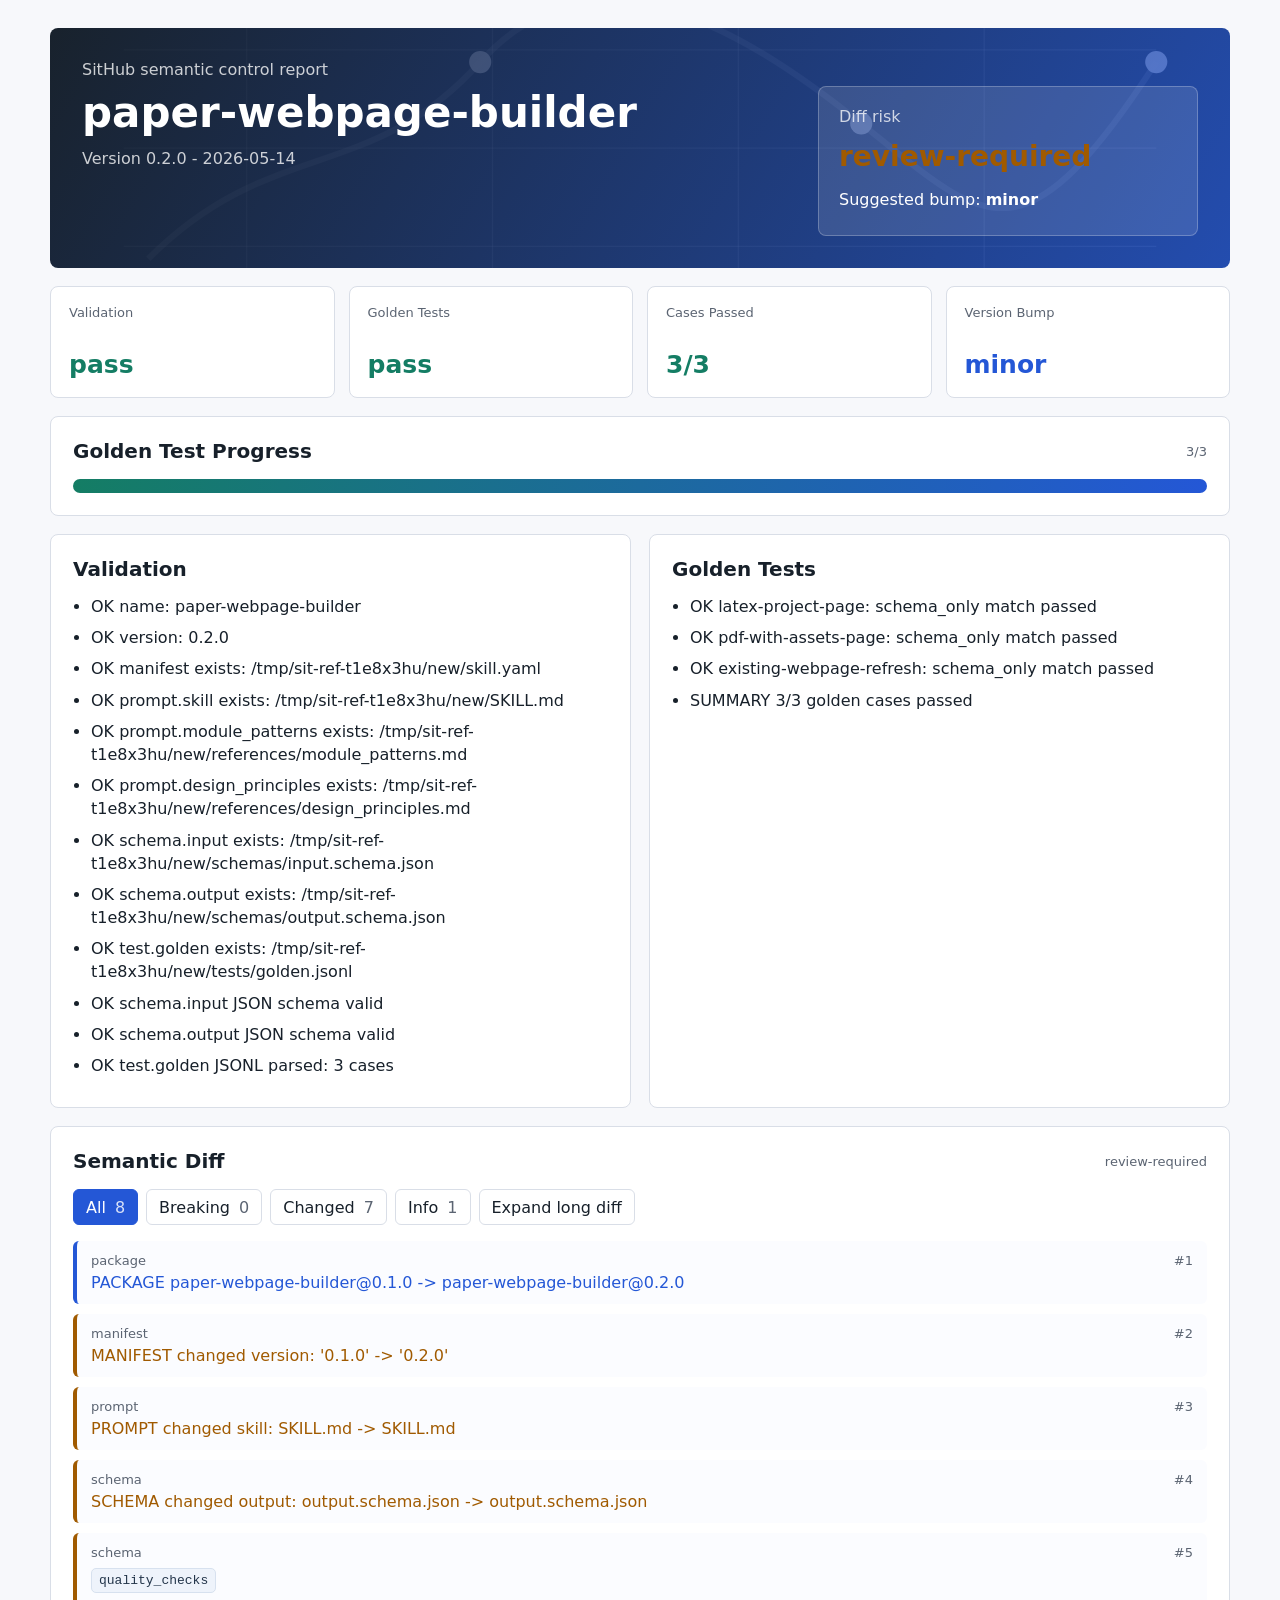
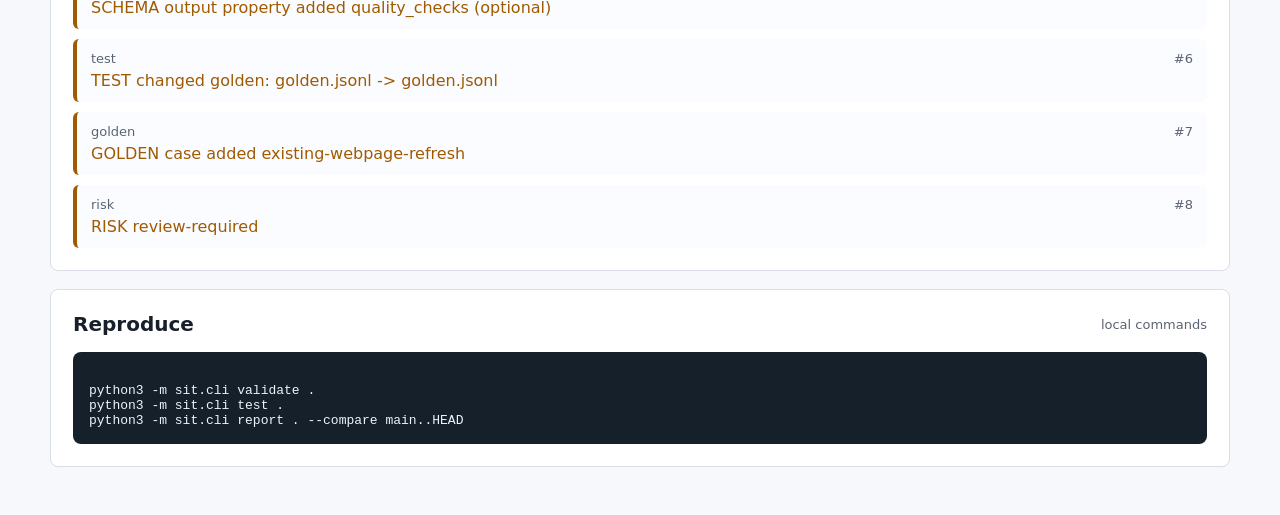
<file: reports/ci-pr-loop/sit-report.html>
<!doctype html>
<html lang="en">
<head>
<meta charset="utf-8">
<meta name="viewport" content="width=device-width, initial-scale=1">
<title>paper-webpage-builder 0.2.0 SitHub Report</title>
<style>
:root {
  color-scheme: light;
  --ink: #17202a;
  --muted: #5b6472;
  --line: #d9dee7;
  --paper: #f7f8fb;
  --panel: #ffffff;
  --blue: #2457d6;
  --green: #147d64;
  --red: #b42318;
  --amber: #a05a00;
  --violet: #7047a8;
}
* { box-sizing: border-box; }
body {
  margin: 0;
  font-family: Inter, ui-sans-serif, system-ui, -apple-system, BlinkMacSystemFont, "Segoe UI", sans-serif;
  color: var(--ink);
  background: var(--paper);
  letter-spacing: 0;
}
.page {
  width: min(1180px, calc(100% - 32px));
  margin: 0 auto;
  padding: 28px 0 48px;
}
.hero {
  min-height: 240px;
  display: grid;
  grid-template-columns: minmax(0, 1fr) minmax(280px, 380px);
  gap: 24px;
  align-items: stretch;
  padding: 32px;
  color: #fff;
  background:
    linear-gradient(120deg, rgba(23, 32, 42, .88), rgba(36, 87, 214, .74)),
    url("data:image/svg+xml,%3Csvg xmlns='http://www.w3.org/2000/svg' width='960' height='360' viewBox='0 0 960 360'%3E%3Crect width='960' height='360' fill='%23222f3e'/%3E%3Cg fill='none' stroke='%23ffffff' stroke-opacity='.18'%3E%3Cpath d='M80 270 C180 170 260 210 350 110 S560 80 660 160 790 280 900 110' stroke-width='5'/%3E%3Cpath d='M60 100 H900 M60 180 H900 M60 260 H900'/%3E%3Cpath d='M160 40 V320 M360 40 V320 M560 40 V320 M760 40 V320'/%3E%3C/g%3E%3Cg fill='%23ffffff' fill-opacity='.92'%3E%3Ccircle cx='350' cy='110' r='9'/%3E%3Ccircle cx='660' cy='160' r='9'/%3E%3Ccircle cx='900' cy='110' r='9'/%3E%3C/g%3E%3C/svg%3E");
  background-size: cover;
  background-position: center;
  border-radius: 8px;
}
.hero h1 {
  margin: 0;
  font-size: 42px;
  line-height: 1.05;
  overflow-wrap: anywhere;
}
.eyebrow, .subtitle {
  margin: 0 0 12px;
  color: rgba(255,255,255,.78);
}
.subtitle { margin-top: 14px; }
.risk-panel {
  align-self: end;
  display: grid;
  gap: 10px;
  min-height: 150px;
  padding: 20px;
  background: rgba(255,255,255,.12);
  border: 1px solid rgba(255,255,255,.24);
  border-radius: 8px;
}
.panel-label { color: rgba(255,255,255,.76); }
.risk-panel strong { font-size: 28px; line-height: 1.1; }
.metrics {
  display: grid;
  grid-template-columns: repeat(4, minmax(0, 1fr));
  gap: 14px;
  margin: 18px 0;
}
.metric, .band {
  background: var(--panel);
  border: 1px solid var(--line);
  border-radius: 8px;
}
.metric {
  min-height: 112px;
  padding: 18px;
  display: grid;
  align-content: space-between;
}
.metric span, .section-head span, .diff-item span {
  color: var(--muted);
  font-size: 13px;
}
.metric strong {
  font-size: 25px;
  overflow-wrap: anywhere;
}
.pass { color: var(--green); }
.fail, .breaking, .breaking-change { color: var(--red); }
.changed, .review-required { color: var(--amber); }
.neutral, .info, .no-change, .no-compare { color: var(--blue); }
.band {
  padding: 22px;
  margin-top: 18px;
}
.compact { margin-top: 0; }
.section-head {
  display: flex;
  justify-content: space-between;
  gap: 16px;
  align-items: center;
  margin-bottom: 16px;
}
h2 {
  margin: 0;
  font-size: 20px;
}
.progress {
  height: 14px;
  overflow: hidden;
  background: #e9edf3;
  border-radius: 999px;
}
.progress-fill {
  height: 100%;
  background: linear-gradient(90deg, var(--green), var(--blue));
}
.columns {
  display: grid;
  grid-template-columns: 1fr 1fr;
  gap: 18px;
  margin-top: 18px;
}
.message-list {
  margin: 14px 0 0;
  padding-left: 18px;
}
.message-list li {
  margin: 8px 0;
  line-height: 1.45;
  overflow-wrap: anywhere;
}
.timeline {
  display: grid;
  gap: 10px;
}
.diff-toolbar {
  display: flex;
  flex-wrap: wrap;
  gap: 8px;
  margin-bottom: 16px;
}
.filter, .toggle-long {
  min-height: 36px;
  border: 1px solid var(--line);
  border-radius: 6px;
  background: #fff;
  color: var(--ink);
  padding: 0 12px;
  font: inherit;
  cursor: pointer;
}
.filter span {
  color: var(--muted);
  margin-left: 4px;
}
.filter.active {
  color: #fff;
  background: var(--blue);
  border-color: var(--blue);
}
.filter.active span {
  color: rgba(255,255,255,.82);
}
.diff-item {
  border-left: 4px solid var(--blue);
  padding: 12px 14px;
  background: #fbfcff;
  border-radius: 6px;
}
.diff-item.hidden { display: none; }
.diff-item.long:not(.expanded) p {
  max-height: 44px;
  overflow: hidden;
}
.diff-item.breaking { border-color: var(--red); }
.diff-item.changed { border-color: var(--amber); }
.diff-meta {
  display: flex;
  justify-content: space-between;
  gap: 12px;
}
.schema-path {
  display: inline-block;
  margin-top: 8px;
  max-width: 100%;
  padding: 4px 7px;
  color: #24364b;
  background: #eef3fb;
  border: 1px solid #d7e1ef;
  border-radius: 5px;
  overflow-wrap: anywhere;
}
.diff-item p {
  margin: 5px 0 0;
  overflow-wrap: anywhere;
}
pre {
  margin: 0;
  padding: 16px;
  overflow: auto;
  background: #15202b;
  color: #edf3f8;
  border-radius: 8px;
}
code {
  font-family: ui-monospace, SFMono-Regular, Menlo, Consolas, monospace;
  font-size: 13px;
}
@media (max-width: 820px) {
  .hero, .metrics, .columns {
    grid-template-columns: 1fr;
  }
  .hero {
    padding: 24px;
  }
  .hero h1 {
    font-size: 32px;
  }
}
</style>
</head>
<body>
<main class="page">
<section class="hero">
<div class="hero-copy">
<p class="eyebrow">SitHub semantic control report</p>
<h1>paper-webpage-builder</h1>
<p class="subtitle">Version 0.2.0 - 2026-05-14</p>
</div>
<div class="risk-panel">
<span class="panel-label">Diff risk</span>
<strong class="risk review-required">review-required</strong>
<span>Suggested bump: <b>minor</b></span>
</div>
</section>
<section class="metrics" aria-label="Status metrics">
<div class="metric">
<span>Validation</span>
<strong class="pass">pass</strong>
</div>
<div class="metric">
<span>Golden Tests</span>
<strong class="pass">pass</strong>
</div>
<div class="metric">
<span>Cases Passed</span>
<strong class="pass">3/3</strong>
</div>
<div class="metric">
<span>Version Bump</span>
<strong class="neutral">minor</strong>
</div>
</section>
<section class="band">
<div class="section-head">
<h2>Golden Test Progress</h2>
<span>3/3</span>
</div>
<div class="progress" aria-label="Golden test pass rate">
<div class="progress-fill" style="width: 100%"></div>
</div>
</section>
<section class="columns">
<section class="band compact validation">
<h2>Validation</h2>
<ul class="message-list">
<li>OK  name: paper-webpage-builder</li>
<li>OK  version: 0.2.0</li>
<li>OK  manifest exists: /tmp/sit-ref-t1e8x3hu/new/skill.yaml</li>
<li>OK  prompt.skill exists: /tmp/sit-ref-t1e8x3hu/new/SKILL.md</li>
<li>OK  prompt.module_patterns exists: /tmp/sit-ref-t1e8x3hu/new/references/module_patterns.md</li>
<li>OK  prompt.design_principles exists: /tmp/sit-ref-t1e8x3hu/new/references/design_principles.md</li>
<li>OK  schema.input exists: /tmp/sit-ref-t1e8x3hu/new/schemas/input.schema.json</li>
<li>OK  schema.output exists: /tmp/sit-ref-t1e8x3hu/new/schemas/output.schema.json</li>
<li>OK  test.golden exists: /tmp/sit-ref-t1e8x3hu/new/tests/golden.jsonl</li>
<li>OK  schema.input JSON schema valid</li>
<li>OK  schema.output JSON schema valid</li>
<li>OK  test.golden JSONL parsed: 3 cases</li>
</ul>
</section>
<section class="band compact tests">
<h2>Golden Tests</h2>
<ul class="message-list">
<li>OK  latex-project-page: schema_only match passed</li>
<li>OK  pdf-with-assets-page: schema_only match passed</li>
<li>OK  existing-webpage-refresh: schema_only match passed</li>
<li>SUMMARY 3/3 golden cases passed</li>
</ul>
</section>
</section>
<section class="band">
<div class="section-head">
<h2>Semantic Diff</h2>
<span class="risk review-required">review-required</span>
</div>
<div class="diff-toolbar" aria-label="Semantic diff filters">
<button type="button" class="filter active" data-filter="all">All <span>8</span></button>
<button type="button" class="filter" data-filter="breaking">Breaking <span>0</span></button>
<button type="button" class="filter" data-filter="changed">Changed <span>7</span></button>
<button type="button" class="filter" data-filter="info">Info <span>1</span></button>
<button type="button" class="toggle-long" data-toggle-long>Expand long diff</button>
</div>
<div class="timeline">
<article class="diff-item info" data-severity="info">
<div class="diff-meta">
<span>package</span>
<span>#1</span>
</div>

<p>PACKAGE paper-webpage-builder@0.1.0 -&gt; paper-webpage-builder@0.2.0</p>
</article>
<article class="diff-item changed" data-severity="changed">
<div class="diff-meta">
<span>manifest</span>
<span>#2</span>
</div>

<p>MANIFEST changed version: &#x27;0.1.0&#x27; -&gt; &#x27;0.2.0&#x27;</p>
</article>
<article class="diff-item changed" data-severity="changed">
<div class="diff-meta">
<span>prompt</span>
<span>#3</span>
</div>

<p>PROMPT changed skill: SKILL.md -&gt; SKILL.md</p>
</article>
<article class="diff-item changed" data-severity="changed">
<div class="diff-meta">
<span>schema</span>
<span>#4</span>
</div>

<p>SCHEMA changed output: output.schema.json -&gt; output.schema.json</p>
</article>
<article class="diff-item changed" data-severity="changed">
<div class="diff-meta">
<span>schema</span>
<span>#5</span>
</div>
<code class="schema-path">quality_checks</code>
<p>SCHEMA output property added quality_checks (optional)</p>
</article>
<article class="diff-item changed" data-severity="changed">
<div class="diff-meta">
<span>test</span>
<span>#6</span>
</div>

<p>TEST changed golden: golden.jsonl -&gt; golden.jsonl</p>
</article>
<article class="diff-item changed" data-severity="changed">
<div class="diff-meta">
<span>golden</span>
<span>#7</span>
</div>

<p>GOLDEN case added existing-webpage-refresh</p>
</article>
<article class="diff-item changed" data-severity="changed">
<div class="diff-meta">
<span>risk</span>
<span>#8</span>
</div>

<p>RISK review-required</p>
</article>
</div>
</section>
<section class="band">
<div class="section-head">
<h2>Reproduce</h2>
<span>local commands</span>
</div>
<pre><code>
python3 -m sit.cli validate .
python3 -m sit.cli test .
python3 -m sit.cli report . --compare main..HEAD
</code></pre>
</section>
<script>
document.querySelectorAll('[data-filter]').forEach((button) => {
  button.addEventListener('click', () => {
    const filter = button.dataset.filter;
    document.querySelectorAll('[data-filter]').forEach((item) => item.classList.remove('active'));
    button.classList.add('active');
    document.querySelectorAll('.diff-item').forEach((item) => {
      item.classList.toggle('hidden', filter !== 'all' && item.dataset.severity !== filter);
    });
  });
});
document.querySelectorAll('[data-toggle-long]').forEach((button) => {
  button.addEventListener('click', () => {
    const expand = button.dataset.expanded !== 'true';
    button.dataset.expanded = String(expand);
    button.textContent = expand ? 'Collapse long diff' : 'Expand long diff';
    document.querySelectorAll('.diff-item.long').forEach((item) => item.classList.toggle('expanded', expand));
  });
});
</script>
</main>
</body>
</html>
</file>
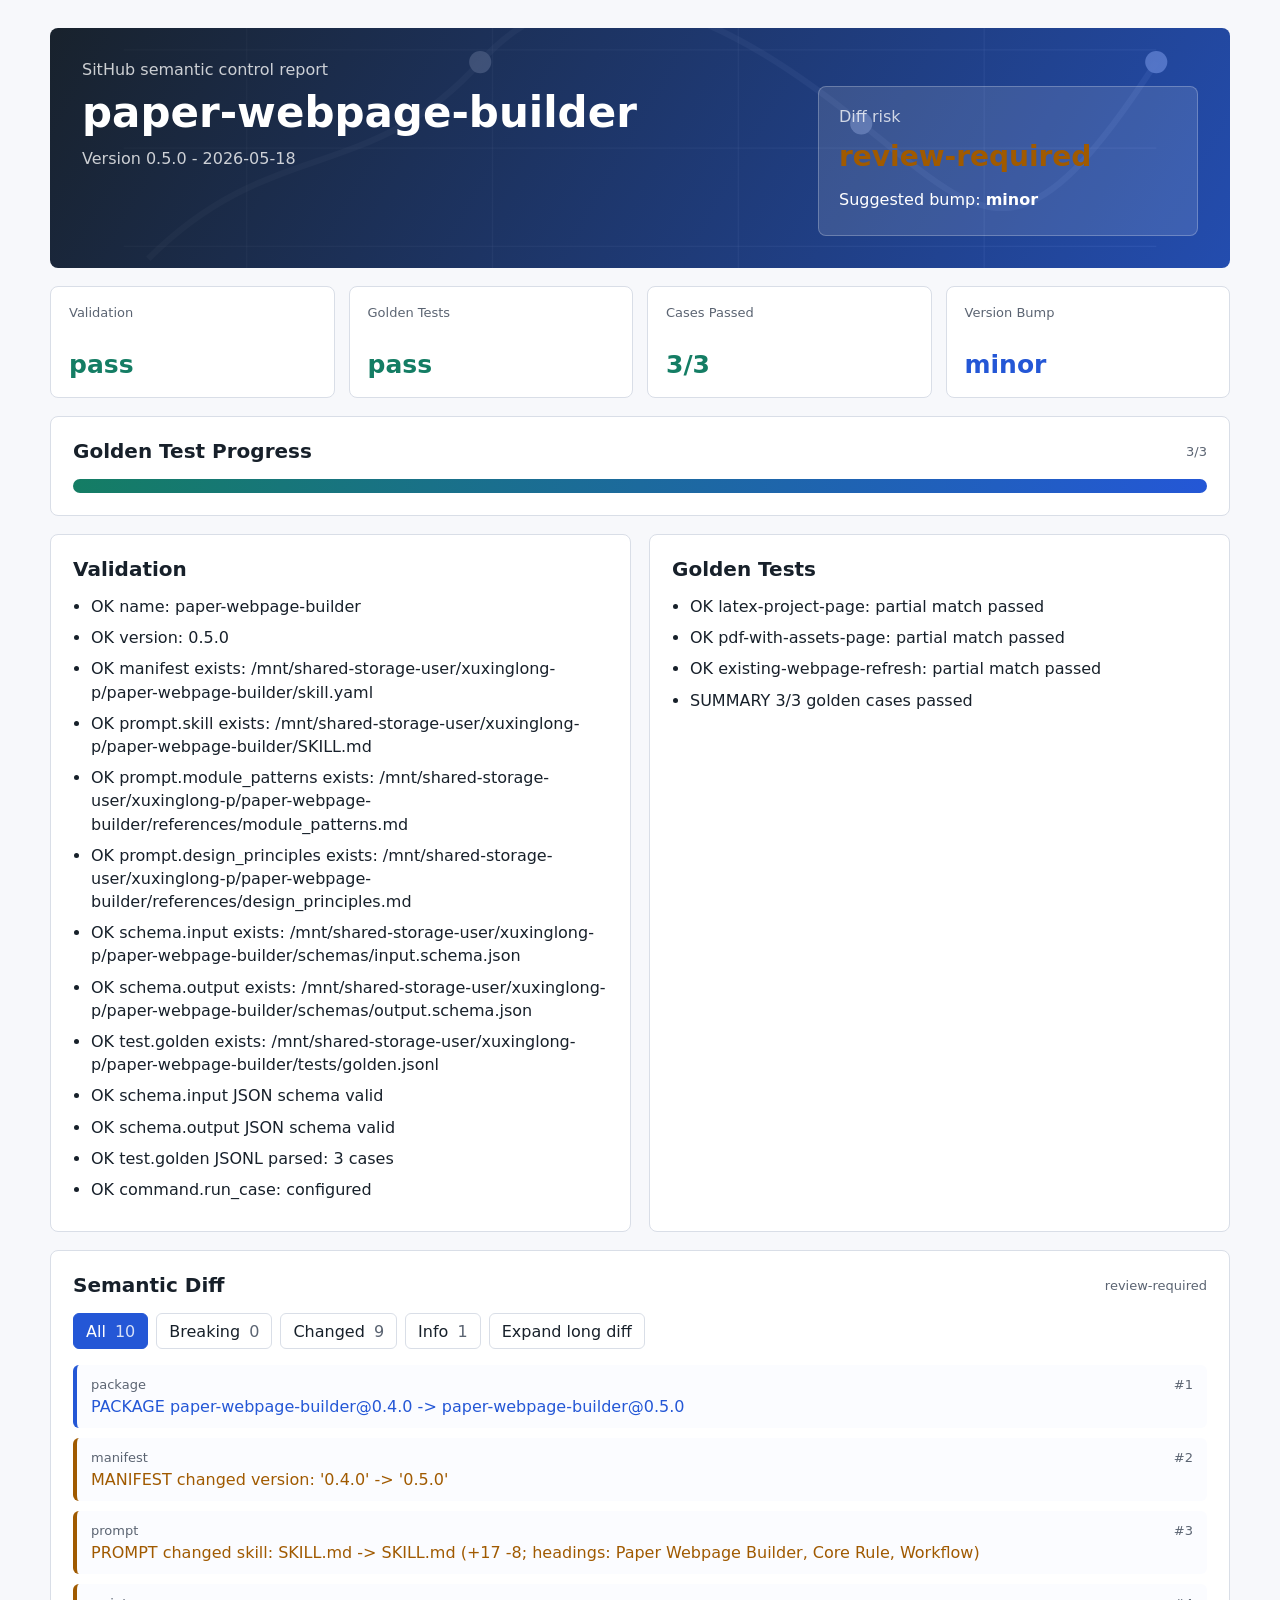
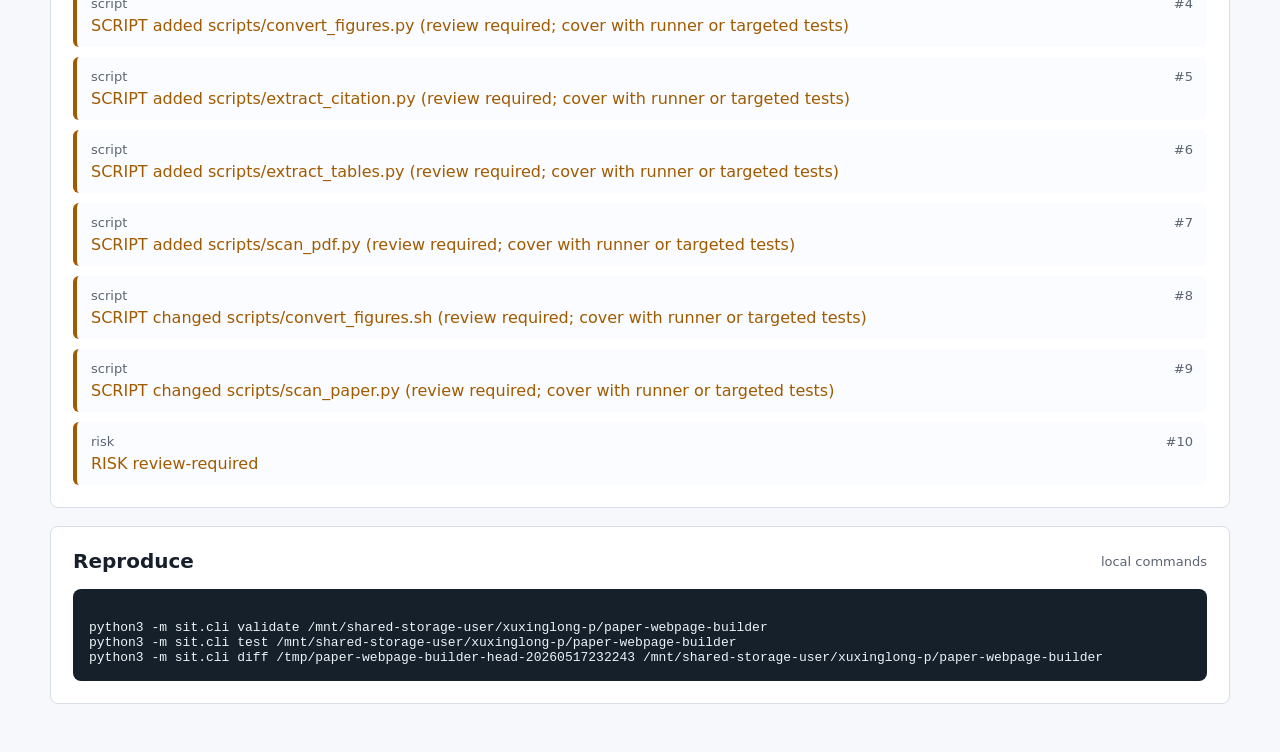
<file: reports/optimization-rerun-20260517/sit-report.html>
<!doctype html>
<html lang="en">
<head>
<meta charset="utf-8">
<meta name="viewport" content="width=device-width, initial-scale=1">
<title>paper-webpage-builder 0.5.0 SitHub Report</title>
<style>
:root {
  color-scheme: light;
  --ink: #17202a;
  --muted: #5b6472;
  --line: #d9dee7;
  --paper: #f7f8fb;
  --panel: #ffffff;
  --blue: #2457d6;
  --green: #147d64;
  --red: #b42318;
  --amber: #a05a00;
  --violet: #7047a8;
}
* { box-sizing: border-box; }
body {
  margin: 0;
  font-family: Inter, ui-sans-serif, system-ui, -apple-system, BlinkMacSystemFont, "Segoe UI", sans-serif;
  color: var(--ink);
  background: var(--paper);
  letter-spacing: 0;
}
.page {
  width: min(1180px, calc(100% - 32px));
  margin: 0 auto;
  padding: 28px 0 48px;
}
.hero {
  min-height: 240px;
  display: grid;
  grid-template-columns: minmax(0, 1fr) minmax(280px, 380px);
  gap: 24px;
  align-items: stretch;
  padding: 32px;
  color: #fff;
  background:
    linear-gradient(120deg, rgba(23, 32, 42, .88), rgba(36, 87, 214, .74)),
    url("data:image/svg+xml,%3Csvg xmlns='http://www.w3.org/2000/svg' width='960' height='360' viewBox='0 0 960 360'%3E%3Crect width='960' height='360' fill='%23222f3e'/%3E%3Cg fill='none' stroke='%23ffffff' stroke-opacity='.18'%3E%3Cpath d='M80 270 C180 170 260 210 350 110 S560 80 660 160 790 280 900 110' stroke-width='5'/%3E%3Cpath d='M60 100 H900 M60 180 H900 M60 260 H900'/%3E%3Cpath d='M160 40 V320 M360 40 V320 M560 40 V320 M760 40 V320'/%3E%3C/g%3E%3Cg fill='%23ffffff' fill-opacity='.92'%3E%3Ccircle cx='350' cy='110' r='9'/%3E%3Ccircle cx='660' cy='160' r='9'/%3E%3Ccircle cx='900' cy='110' r='9'/%3E%3C/g%3E%3C/svg%3E");
  background-size: cover;
  background-position: center;
  border-radius: 8px;
}
.hero h1 {
  margin: 0;
  font-size: 42px;
  line-height: 1.05;
  overflow-wrap: anywhere;
}
.eyebrow, .subtitle {
  margin: 0 0 12px;
  color: rgba(255,255,255,.78);
}
.subtitle { margin-top: 14px; }
.risk-panel {
  align-self: end;
  display: grid;
  gap: 10px;
  min-height: 150px;
  padding: 20px;
  background: rgba(255,255,255,.12);
  border: 1px solid rgba(255,255,255,.24);
  border-radius: 8px;
}
.panel-label { color: rgba(255,255,255,.76); }
.risk-panel strong { font-size: 28px; line-height: 1.1; }
.metrics {
  display: grid;
  grid-template-columns: repeat(4, minmax(0, 1fr));
  gap: 14px;
  margin: 18px 0;
}
.metric, .band {
  background: var(--panel);
  border: 1px solid var(--line);
  border-radius: 8px;
}
.metric {
  min-height: 112px;
  padding: 18px;
  display: grid;
  align-content: space-between;
}
.metric span, .section-head span, .diff-item span {
  color: var(--muted);
  font-size: 13px;
}
.metric strong {
  font-size: 25px;
  overflow-wrap: anywhere;
}
.pass { color: var(--green); }
.fail, .breaking, .breaking-change { color: var(--red); }
.changed, .review-required { color: var(--amber); }
.neutral, .info, .no-change, .no-compare { color: var(--blue); }
.band {
  padding: 22px;
  margin-top: 18px;
}
.compact { margin-top: 0; }
.section-head {
  display: flex;
  justify-content: space-between;
  gap: 16px;
  align-items: center;
  margin-bottom: 16px;
}
h2 {
  margin: 0;
  font-size: 20px;
}
.progress {
  height: 14px;
  overflow: hidden;
  background: #e9edf3;
  border-radius: 999px;
}
.progress-fill {
  height: 100%;
  background: linear-gradient(90deg, var(--green), var(--blue));
}
.columns {
  display: grid;
  grid-template-columns: 1fr 1fr;
  gap: 18px;
  margin-top: 18px;
}
.message-list {
  margin: 14px 0 0;
  padding-left: 18px;
}
.message-list li {
  margin: 8px 0;
  line-height: 1.45;
  overflow-wrap: anywhere;
}
.timeline {
  display: grid;
  gap: 10px;
}
.diff-toolbar {
  display: flex;
  flex-wrap: wrap;
  gap: 8px;
  margin-bottom: 16px;
}
.filter, .toggle-long {
  min-height: 36px;
  border: 1px solid var(--line);
  border-radius: 6px;
  background: #fff;
  color: var(--ink);
  padding: 0 12px;
  font: inherit;
  cursor: pointer;
}
.filter span {
  color: var(--muted);
  margin-left: 4px;
}
.filter.active {
  color: #fff;
  background: var(--blue);
  border-color: var(--blue);
}
.filter.active span {
  color: rgba(255,255,255,.82);
}
.diff-item {
  border-left: 4px solid var(--blue);
  padding: 12px 14px;
  background: #fbfcff;
  border-radius: 6px;
}
.diff-item.hidden { display: none; }
.diff-item.long:not(.expanded) p {
  max-height: 44px;
  overflow: hidden;
}
.diff-item.breaking { border-color: var(--red); }
.diff-item.changed { border-color: var(--amber); }
.diff-meta {
  display: flex;
  justify-content: space-between;
  gap: 12px;
}
.schema-path {
  display: inline-block;
  margin-top: 8px;
  max-width: 100%;
  padding: 4px 7px;
  color: #24364b;
  background: #eef3fb;
  border: 1px solid #d7e1ef;
  border-radius: 5px;
  overflow-wrap: anywhere;
}
.diff-item p {
  margin: 5px 0 0;
  overflow-wrap: anywhere;
}
pre {
  margin: 0;
  padding: 16px;
  overflow: auto;
  background: #15202b;
  color: #edf3f8;
  border-radius: 8px;
}
code {
  font-family: ui-monospace, SFMono-Regular, Menlo, Consolas, monospace;
  font-size: 13px;
}
@media (max-width: 820px) {
  .hero, .metrics, .columns {
    grid-template-columns: 1fr;
  }
  .hero {
    padding: 24px;
  }
  .hero h1 {
    font-size: 32px;
  }
}
</style>
</head>
<body>
<main class="page">
<section class="hero">
<div class="hero-copy">
<p class="eyebrow">SitHub semantic control report</p>
<h1>paper-webpage-builder</h1>
<p class="subtitle">Version 0.5.0 - 2026-05-18</p>
</div>
<div class="risk-panel">
<span class="panel-label">Diff risk</span>
<strong class="risk review-required">review-required</strong>
<span>Suggested bump: <b>minor</b></span>
</div>
</section>
<section class="metrics" aria-label="Status metrics">
<div class="metric">
<span>Validation</span>
<strong class="pass">pass</strong>
</div>
<div class="metric">
<span>Golden Tests</span>
<strong class="pass">pass</strong>
</div>
<div class="metric">
<span>Cases Passed</span>
<strong class="pass">3/3</strong>
</div>
<div class="metric">
<span>Version Bump</span>
<strong class="neutral">minor</strong>
</div>
</section>
<section class="band">
<div class="section-head">
<h2>Golden Test Progress</h2>
<span>3/3</span>
</div>
<div class="progress" aria-label="Golden test pass rate">
<div class="progress-fill" style="width: 100%"></div>
</div>
</section>
<section class="columns">
<section class="band compact validation">
<h2>Validation</h2>
<ul class="message-list">
<li>OK  name: paper-webpage-builder</li>
<li>OK  version: 0.5.0</li>
<li>OK  manifest exists: /mnt/shared-storage-user/xuxinglong-p/paper-webpage-builder/skill.yaml</li>
<li>OK  prompt.skill exists: /mnt/shared-storage-user/xuxinglong-p/paper-webpage-builder/SKILL.md</li>
<li>OK  prompt.module_patterns exists: /mnt/shared-storage-user/xuxinglong-p/paper-webpage-builder/references/module_patterns.md</li>
<li>OK  prompt.design_principles exists: /mnt/shared-storage-user/xuxinglong-p/paper-webpage-builder/references/design_principles.md</li>
<li>OK  schema.input exists: /mnt/shared-storage-user/xuxinglong-p/paper-webpage-builder/schemas/input.schema.json</li>
<li>OK  schema.output exists: /mnt/shared-storage-user/xuxinglong-p/paper-webpage-builder/schemas/output.schema.json</li>
<li>OK  test.golden exists: /mnt/shared-storage-user/xuxinglong-p/paper-webpage-builder/tests/golden.jsonl</li>
<li>OK  schema.input JSON schema valid</li>
<li>OK  schema.output JSON schema valid</li>
<li>OK  test.golden JSONL parsed: 3 cases</li>
<li>OK  command.run_case: configured</li>
</ul>
</section>
<section class="band compact tests">
<h2>Golden Tests</h2>
<ul class="message-list">
<li>OK  latex-project-page: partial match passed</li>
<li>OK  pdf-with-assets-page: partial match passed</li>
<li>OK  existing-webpage-refresh: partial match passed</li>
<li>SUMMARY 3/3 golden cases passed</li>
</ul>
</section>
</section>
<section class="band">
<div class="section-head">
<h2>Semantic Diff</h2>
<span class="risk review-required">review-required</span>
</div>
<div class="diff-toolbar" aria-label="Semantic diff filters">
<button type="button" class="filter active" data-filter="all">All <span>10</span></button>
<button type="button" class="filter" data-filter="breaking">Breaking <span>0</span></button>
<button type="button" class="filter" data-filter="changed">Changed <span>9</span></button>
<button type="button" class="filter" data-filter="info">Info <span>1</span></button>
<button type="button" class="toggle-long" data-toggle-long>Expand long diff</button>
</div>
<div class="timeline">
<article class="diff-item info" data-severity="info">
<div class="diff-meta">
<span>package</span>
<span>#1</span>
</div>

<p>PACKAGE paper-webpage-builder@0.4.0 -&gt; paper-webpage-builder@0.5.0</p>
</article>
<article class="diff-item changed" data-severity="changed">
<div class="diff-meta">
<span>manifest</span>
<span>#2</span>
</div>

<p>MANIFEST changed version: &#x27;0.4.0&#x27; -&gt; &#x27;0.5.0&#x27;</p>
</article>
<article class="diff-item changed" data-severity="changed">
<div class="diff-meta">
<span>prompt</span>
<span>#3</span>
</div>

<p>PROMPT changed skill: SKILL.md -&gt; SKILL.md (+17 -8; headings: Paper Webpage Builder, Core Rule, Workflow)</p>
</article>
<article class="diff-item changed" data-severity="changed">
<div class="diff-meta">
<span>script</span>
<span>#4</span>
</div>

<p>SCRIPT added scripts/convert_figures.py (review required; cover with runner or targeted tests)</p>
</article>
<article class="diff-item changed" data-severity="changed">
<div class="diff-meta">
<span>script</span>
<span>#5</span>
</div>

<p>SCRIPT added scripts/extract_citation.py (review required; cover with runner or targeted tests)</p>
</article>
<article class="diff-item changed" data-severity="changed">
<div class="diff-meta">
<span>script</span>
<span>#6</span>
</div>

<p>SCRIPT added scripts/extract_tables.py (review required; cover with runner or targeted tests)</p>
</article>
<article class="diff-item changed" data-severity="changed">
<div class="diff-meta">
<span>script</span>
<span>#7</span>
</div>

<p>SCRIPT added scripts/scan_pdf.py (review required; cover with runner or targeted tests)</p>
</article>
<article class="diff-item changed" data-severity="changed">
<div class="diff-meta">
<span>script</span>
<span>#8</span>
</div>

<p>SCRIPT changed scripts/convert_figures.sh (review required; cover with runner or targeted tests)</p>
</article>
<article class="diff-item changed" data-severity="changed">
<div class="diff-meta">
<span>script</span>
<span>#9</span>
</div>

<p>SCRIPT changed scripts/scan_paper.py (review required; cover with runner or targeted tests)</p>
</article>
<article class="diff-item changed" data-severity="changed">
<div class="diff-meta">
<span>risk</span>
<span>#10</span>
</div>

<p>RISK review-required</p>
</article>
</div>
</section>
<section class="band">
<div class="section-head">
<h2>Reproduce</h2>
<span>local commands</span>
</div>
<pre><code>
python3 -m sit.cli validate /mnt/shared-storage-user/xuxinglong-p/paper-webpage-builder
python3 -m sit.cli test /mnt/shared-storage-user/xuxinglong-p/paper-webpage-builder
python3 -m sit.cli diff /tmp/paper-webpage-builder-head-20260517232243 /mnt/shared-storage-user/xuxinglong-p/paper-webpage-builder
</code></pre>
</section>
<script>
document.querySelectorAll('[data-filter]').forEach((button) => {
  button.addEventListener('click', () => {
    const filter = button.dataset.filter;
    document.querySelectorAll('[data-filter]').forEach((item) => item.classList.remove('active'));
    button.classList.add('active');
    document.querySelectorAll('.diff-item').forEach((item) => {
      item.classList.toggle('hidden', filter !== 'all' && item.dataset.severity !== filter);
    });
  });
});
document.querySelectorAll('[data-toggle-long]').forEach((button) => {
  button.addEventListener('click', () => {
    const expand = button.dataset.expanded !== 'true';
    button.dataset.expanded = String(expand);
    button.textContent = expand ? 'Collapse long diff' : 'Expand long diff';
    document.querySelectorAll('.diff-item.long').forEach((item) => item.classList.toggle('expanded', expand));
  });
});
</script>
</main>
</body>
</html>
</file>
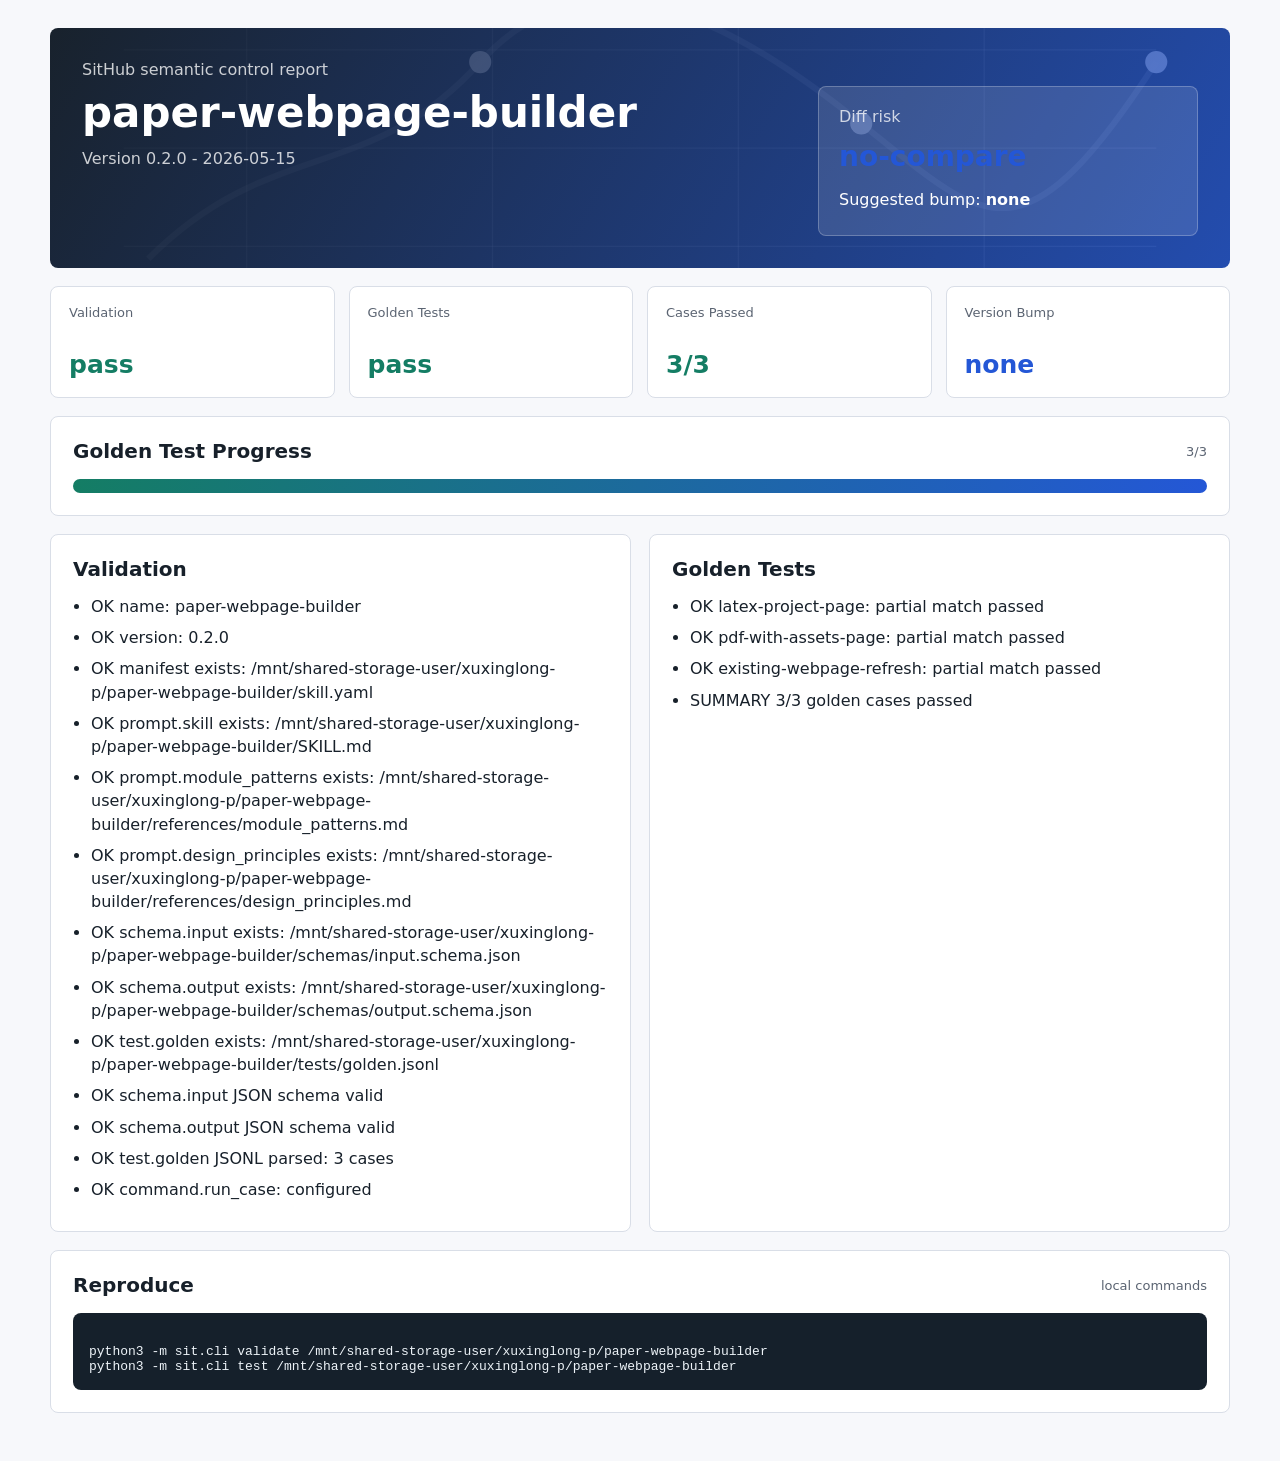
<file: reports/real-runner-loop/sit-report.html>
<!doctype html>
<html lang="en">
<head>
<meta charset="utf-8">
<meta name="viewport" content="width=device-width, initial-scale=1">
<title>paper-webpage-builder 0.2.0 SitHub Report</title>
<style>
:root {
  color-scheme: light;
  --ink: #17202a;
  --muted: #5b6472;
  --line: #d9dee7;
  --paper: #f7f8fb;
  --panel: #ffffff;
  --blue: #2457d6;
  --green: #147d64;
  --red: #b42318;
  --amber: #a05a00;
  --violet: #7047a8;
}
* { box-sizing: border-box; }
body {
  margin: 0;
  font-family: Inter, ui-sans-serif, system-ui, -apple-system, BlinkMacSystemFont, "Segoe UI", sans-serif;
  color: var(--ink);
  background: var(--paper);
  letter-spacing: 0;
}
.page {
  width: min(1180px, calc(100% - 32px));
  margin: 0 auto;
  padding: 28px 0 48px;
}
.hero {
  min-height: 240px;
  display: grid;
  grid-template-columns: minmax(0, 1fr) minmax(280px, 380px);
  gap: 24px;
  align-items: stretch;
  padding: 32px;
  color: #fff;
  background:
    linear-gradient(120deg, rgba(23, 32, 42, .88), rgba(36, 87, 214, .74)),
    url("data:image/svg+xml,%3Csvg xmlns='http://www.w3.org/2000/svg' width='960' height='360' viewBox='0 0 960 360'%3E%3Crect width='960' height='360' fill='%23222f3e'/%3E%3Cg fill='none' stroke='%23ffffff' stroke-opacity='.18'%3E%3Cpath d='M80 270 C180 170 260 210 350 110 S560 80 660 160 790 280 900 110' stroke-width='5'/%3E%3Cpath d='M60 100 H900 M60 180 H900 M60 260 H900'/%3E%3Cpath d='M160 40 V320 M360 40 V320 M560 40 V320 M760 40 V320'/%3E%3C/g%3E%3Cg fill='%23ffffff' fill-opacity='.92'%3E%3Ccircle cx='350' cy='110' r='9'/%3E%3Ccircle cx='660' cy='160' r='9'/%3E%3Ccircle cx='900' cy='110' r='9'/%3E%3C/g%3E%3C/svg%3E");
  background-size: cover;
  background-position: center;
  border-radius: 8px;
}
.hero h1 {
  margin: 0;
  font-size: 42px;
  line-height: 1.05;
  overflow-wrap: anywhere;
}
.eyebrow, .subtitle {
  margin: 0 0 12px;
  color: rgba(255,255,255,.78);
}
.subtitle { margin-top: 14px; }
.risk-panel {
  align-self: end;
  display: grid;
  gap: 10px;
  min-height: 150px;
  padding: 20px;
  background: rgba(255,255,255,.12);
  border: 1px solid rgba(255,255,255,.24);
  border-radius: 8px;
}
.panel-label { color: rgba(255,255,255,.76); }
.risk-panel strong { font-size: 28px; line-height: 1.1; }
.metrics {
  display: grid;
  grid-template-columns: repeat(4, minmax(0, 1fr));
  gap: 14px;
  margin: 18px 0;
}
.metric, .band {
  background: var(--panel);
  border: 1px solid var(--line);
  border-radius: 8px;
}
.metric {
  min-height: 112px;
  padding: 18px;
  display: grid;
  align-content: space-between;
}
.metric span, .section-head span, .diff-item span {
  color: var(--muted);
  font-size: 13px;
}
.metric strong {
  font-size: 25px;
  overflow-wrap: anywhere;
}
.pass { color: var(--green); }
.fail, .breaking, .breaking-change { color: var(--red); }
.changed, .review-required { color: var(--amber); }
.neutral, .info, .no-change, .no-compare { color: var(--blue); }
.band {
  padding: 22px;
  margin-top: 18px;
}
.compact { margin-top: 0; }
.section-head {
  display: flex;
  justify-content: space-between;
  gap: 16px;
  align-items: center;
  margin-bottom: 16px;
}
h2 {
  margin: 0;
  font-size: 20px;
}
.progress {
  height: 14px;
  overflow: hidden;
  background: #e9edf3;
  border-radius: 999px;
}
.progress-fill {
  height: 100%;
  background: linear-gradient(90deg, var(--green), var(--blue));
}
.columns {
  display: grid;
  grid-template-columns: 1fr 1fr;
  gap: 18px;
  margin-top: 18px;
}
.message-list {
  margin: 14px 0 0;
  padding-left: 18px;
}
.message-list li {
  margin: 8px 0;
  line-height: 1.45;
  overflow-wrap: anywhere;
}
.timeline {
  display: grid;
  gap: 10px;
}
.diff-toolbar {
  display: flex;
  flex-wrap: wrap;
  gap: 8px;
  margin-bottom: 16px;
}
.filter, .toggle-long {
  min-height: 36px;
  border: 1px solid var(--line);
  border-radius: 6px;
  background: #fff;
  color: var(--ink);
  padding: 0 12px;
  font: inherit;
  cursor: pointer;
}
.filter span {
  color: var(--muted);
  margin-left: 4px;
}
.filter.active {
  color: #fff;
  background: var(--blue);
  border-color: var(--blue);
}
.filter.active span {
  color: rgba(255,255,255,.82);
}
.diff-item {
  border-left: 4px solid var(--blue);
  padding: 12px 14px;
  background: #fbfcff;
  border-radius: 6px;
}
.diff-item.hidden { display: none; }
.diff-item.long:not(.expanded) p {
  max-height: 44px;
  overflow: hidden;
}
.diff-item.breaking { border-color: var(--red); }
.diff-item.changed { border-color: var(--amber); }
.diff-meta {
  display: flex;
  justify-content: space-between;
  gap: 12px;
}
.schema-path {
  display: inline-block;
  margin-top: 8px;
  max-width: 100%;
  padding: 4px 7px;
  color: #24364b;
  background: #eef3fb;
  border: 1px solid #d7e1ef;
  border-radius: 5px;
  overflow-wrap: anywhere;
}
.diff-item p {
  margin: 5px 0 0;
  overflow-wrap: anywhere;
}
pre {
  margin: 0;
  padding: 16px;
  overflow: auto;
  background: #15202b;
  color: #edf3f8;
  border-radius: 8px;
}
code {
  font-family: ui-monospace, SFMono-Regular, Menlo, Consolas, monospace;
  font-size: 13px;
}
@media (max-width: 820px) {
  .hero, .metrics, .columns {
    grid-template-columns: 1fr;
  }
  .hero {
    padding: 24px;
  }
  .hero h1 {
    font-size: 32px;
  }
}
</style>
</head>
<body>
<main class="page">
<section class="hero">
<div class="hero-copy">
<p class="eyebrow">SitHub semantic control report</p>
<h1>paper-webpage-builder</h1>
<p class="subtitle">Version 0.2.0 - 2026-05-15</p>
</div>
<div class="risk-panel">
<span class="panel-label">Diff risk</span>
<strong class="risk no-compare">no-compare</strong>
<span>Suggested bump: <b>none</b></span>
</div>
</section>
<section class="metrics" aria-label="Status metrics">
<div class="metric">
<span>Validation</span>
<strong class="pass">pass</strong>
</div>
<div class="metric">
<span>Golden Tests</span>
<strong class="pass">pass</strong>
</div>
<div class="metric">
<span>Cases Passed</span>
<strong class="pass">3/3</strong>
</div>
<div class="metric">
<span>Version Bump</span>
<strong class="neutral">none</strong>
</div>
</section>
<section class="band">
<div class="section-head">
<h2>Golden Test Progress</h2>
<span>3/3</span>
</div>
<div class="progress" aria-label="Golden test pass rate">
<div class="progress-fill" style="width: 100%"></div>
</div>
</section>
<section class="columns">
<section class="band compact validation">
<h2>Validation</h2>
<ul class="message-list">
<li>OK  name: paper-webpage-builder</li>
<li>OK  version: 0.2.0</li>
<li>OK  manifest exists: /mnt/shared-storage-user/xuxinglong-p/paper-webpage-builder/skill.yaml</li>
<li>OK  prompt.skill exists: /mnt/shared-storage-user/xuxinglong-p/paper-webpage-builder/SKILL.md</li>
<li>OK  prompt.module_patterns exists: /mnt/shared-storage-user/xuxinglong-p/paper-webpage-builder/references/module_patterns.md</li>
<li>OK  prompt.design_principles exists: /mnt/shared-storage-user/xuxinglong-p/paper-webpage-builder/references/design_principles.md</li>
<li>OK  schema.input exists: /mnt/shared-storage-user/xuxinglong-p/paper-webpage-builder/schemas/input.schema.json</li>
<li>OK  schema.output exists: /mnt/shared-storage-user/xuxinglong-p/paper-webpage-builder/schemas/output.schema.json</li>
<li>OK  test.golden exists: /mnt/shared-storage-user/xuxinglong-p/paper-webpage-builder/tests/golden.jsonl</li>
<li>OK  schema.input JSON schema valid</li>
<li>OK  schema.output JSON schema valid</li>
<li>OK  test.golden JSONL parsed: 3 cases</li>
<li>OK  command.run_case: configured</li>
</ul>
</section>
<section class="band compact tests">
<h2>Golden Tests</h2>
<ul class="message-list">
<li>OK  latex-project-page: partial match passed</li>
<li>OK  pdf-with-assets-page: partial match passed</li>
<li>OK  existing-webpage-refresh: partial match passed</li>
<li>SUMMARY 3/3 golden cases passed</li>
</ul>
</section>
</section>
<section class="band">
<div class="section-head">
<h2>Reproduce</h2>
<span>local commands</span>
</div>
<pre><code>
python3 -m sit.cli validate /mnt/shared-storage-user/xuxinglong-p/paper-webpage-builder
python3 -m sit.cli test /mnt/shared-storage-user/xuxinglong-p/paper-webpage-builder
</code></pre>
</section>
<script>
document.querySelectorAll('[data-filter]').forEach((button) => {
  button.addEventListener('click', () => {
    const filter = button.dataset.filter;
    document.querySelectorAll('[data-filter]').forEach((item) => item.classList.remove('active'));
    button.classList.add('active');
    document.querySelectorAll('.diff-item').forEach((item) => {
      item.classList.toggle('hidden', filter !== 'all' && item.dataset.severity !== filter);
    });
  });
});
document.querySelectorAll('[data-toggle-long]').forEach((button) => {
  button.addEventListener('click', () => {
    const expand = button.dataset.expanded !== 'true';
    button.dataset.expanded = String(expand);
    button.textContent = expand ? 'Collapse long diff' : 'Expand long diff';
    document.querySelectorAll('.diff-item.long').forEach((item) => item.classList.toggle('expanded', expand));
  });
});
</script>
</main>
</body>
</html>
</file>
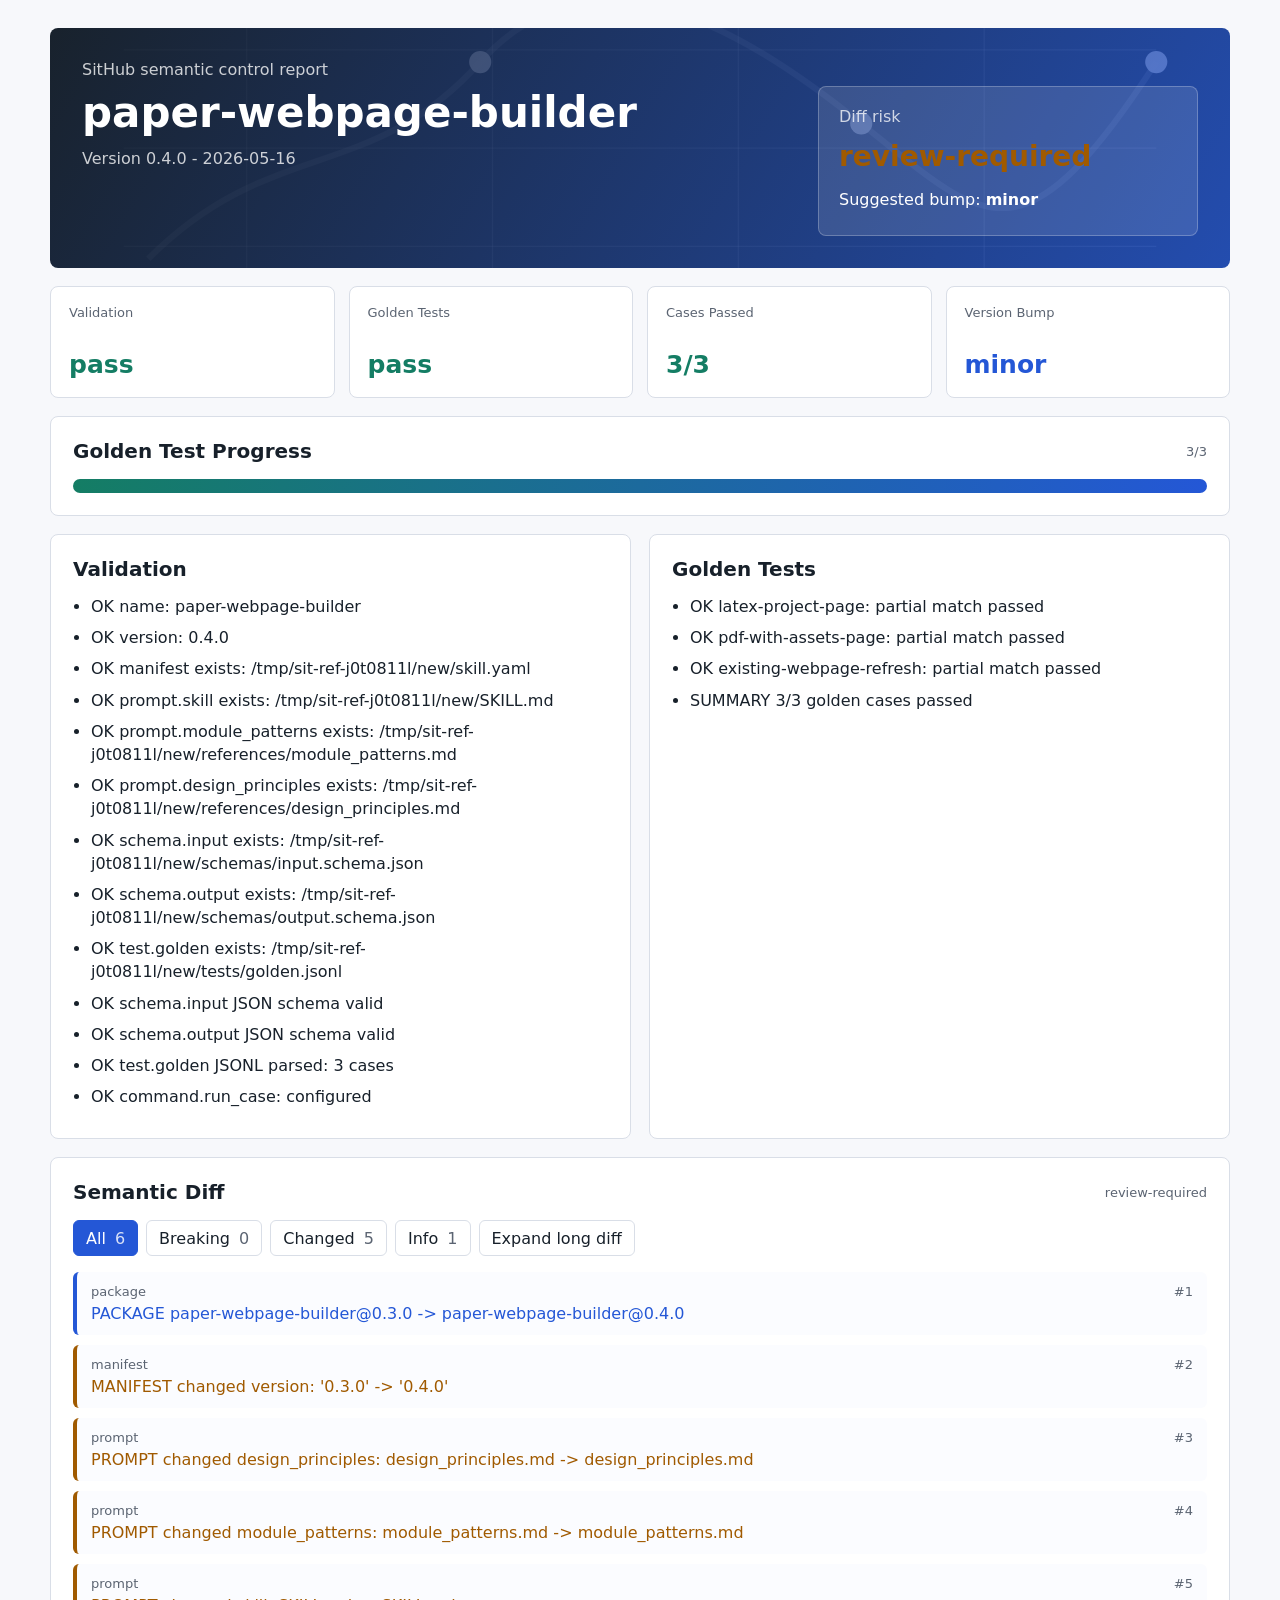
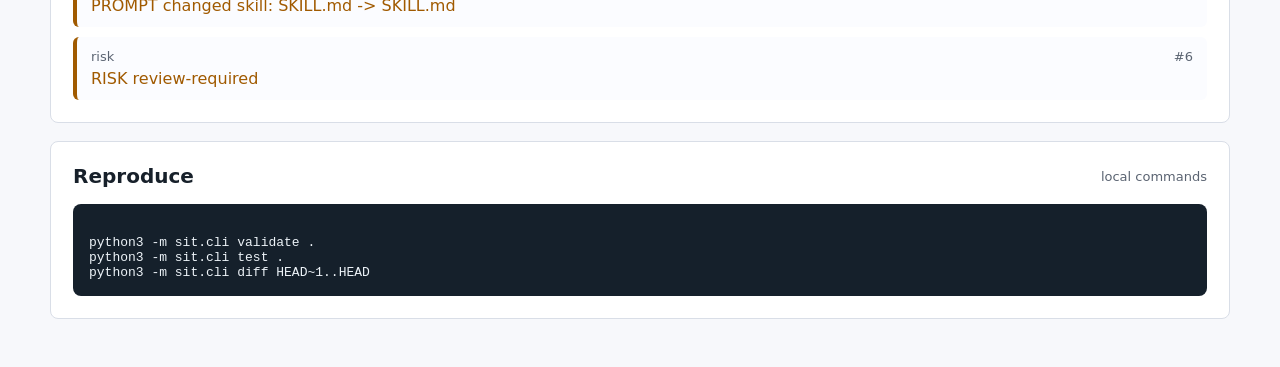
<file: reports/skill-quality-loop-20260516/sit-report.html>
<!doctype html>
<html lang="en">
<head>
<meta charset="utf-8">
<meta name="viewport" content="width=device-width, initial-scale=1">
<title>paper-webpage-builder 0.4.0 SitHub Report</title>
<style>
:root {
  color-scheme: light;
  --ink: #17202a;
  --muted: #5b6472;
  --line: #d9dee7;
  --paper: #f7f8fb;
  --panel: #ffffff;
  --blue: #2457d6;
  --green: #147d64;
  --red: #b42318;
  --amber: #a05a00;
  --violet: #7047a8;
}
* { box-sizing: border-box; }
body {
  margin: 0;
  font-family: Inter, ui-sans-serif, system-ui, -apple-system, BlinkMacSystemFont, "Segoe UI", sans-serif;
  color: var(--ink);
  background: var(--paper);
  letter-spacing: 0;
}
.page {
  width: min(1180px, calc(100% - 32px));
  margin: 0 auto;
  padding: 28px 0 48px;
}
.hero {
  min-height: 240px;
  display: grid;
  grid-template-columns: minmax(0, 1fr) minmax(280px, 380px);
  gap: 24px;
  align-items: stretch;
  padding: 32px;
  color: #fff;
  background:
    linear-gradient(120deg, rgba(23, 32, 42, .88), rgba(36, 87, 214, .74)),
    url("data:image/svg+xml,%3Csvg xmlns='http://www.w3.org/2000/svg' width='960' height='360' viewBox='0 0 960 360'%3E%3Crect width='960' height='360' fill='%23222f3e'/%3E%3Cg fill='none' stroke='%23ffffff' stroke-opacity='.18'%3E%3Cpath d='M80 270 C180 170 260 210 350 110 S560 80 660 160 790 280 900 110' stroke-width='5'/%3E%3Cpath d='M60 100 H900 M60 180 H900 M60 260 H900'/%3E%3Cpath d='M160 40 V320 M360 40 V320 M560 40 V320 M760 40 V320'/%3E%3C/g%3E%3Cg fill='%23ffffff' fill-opacity='.92'%3E%3Ccircle cx='350' cy='110' r='9'/%3E%3Ccircle cx='660' cy='160' r='9'/%3E%3Ccircle cx='900' cy='110' r='9'/%3E%3C/g%3E%3C/svg%3E");
  background-size: cover;
  background-position: center;
  border-radius: 8px;
}
.hero h1 {
  margin: 0;
  font-size: 42px;
  line-height: 1.05;
  overflow-wrap: anywhere;
}
.eyebrow, .subtitle {
  margin: 0 0 12px;
  color: rgba(255,255,255,.78);
}
.subtitle { margin-top: 14px; }
.risk-panel {
  align-self: end;
  display: grid;
  gap: 10px;
  min-height: 150px;
  padding: 20px;
  background: rgba(255,255,255,.12);
  border: 1px solid rgba(255,255,255,.24);
  border-radius: 8px;
}
.panel-label { color: rgba(255,255,255,.76); }
.risk-panel strong { font-size: 28px; line-height: 1.1; }
.metrics {
  display: grid;
  grid-template-columns: repeat(4, minmax(0, 1fr));
  gap: 14px;
  margin: 18px 0;
}
.metric, .band {
  background: var(--panel);
  border: 1px solid var(--line);
  border-radius: 8px;
}
.metric {
  min-height: 112px;
  padding: 18px;
  display: grid;
  align-content: space-between;
}
.metric span, .section-head span, .diff-item span {
  color: var(--muted);
  font-size: 13px;
}
.metric strong {
  font-size: 25px;
  overflow-wrap: anywhere;
}
.pass { color: var(--green); }
.fail, .breaking, .breaking-change { color: var(--red); }
.changed, .review-required { color: var(--amber); }
.neutral, .info, .no-change, .no-compare { color: var(--blue); }
.band {
  padding: 22px;
  margin-top: 18px;
}
.compact { margin-top: 0; }
.section-head {
  display: flex;
  justify-content: space-between;
  gap: 16px;
  align-items: center;
  margin-bottom: 16px;
}
h2 {
  margin: 0;
  font-size: 20px;
}
.progress {
  height: 14px;
  overflow: hidden;
  background: #e9edf3;
  border-radius: 999px;
}
.progress-fill {
  height: 100%;
  background: linear-gradient(90deg, var(--green), var(--blue));
}
.columns {
  display: grid;
  grid-template-columns: 1fr 1fr;
  gap: 18px;
  margin-top: 18px;
}
.message-list {
  margin: 14px 0 0;
  padding-left: 18px;
}
.message-list li {
  margin: 8px 0;
  line-height: 1.45;
  overflow-wrap: anywhere;
}
.timeline {
  display: grid;
  gap: 10px;
}
.diff-toolbar {
  display: flex;
  flex-wrap: wrap;
  gap: 8px;
  margin-bottom: 16px;
}
.filter, .toggle-long {
  min-height: 36px;
  border: 1px solid var(--line);
  border-radius: 6px;
  background: #fff;
  color: var(--ink);
  padding: 0 12px;
  font: inherit;
  cursor: pointer;
}
.filter span {
  color: var(--muted);
  margin-left: 4px;
}
.filter.active {
  color: #fff;
  background: var(--blue);
  border-color: var(--blue);
}
.filter.active span {
  color: rgba(255,255,255,.82);
}
.diff-item {
  border-left: 4px solid var(--blue);
  padding: 12px 14px;
  background: #fbfcff;
  border-radius: 6px;
}
.diff-item.hidden { display: none; }
.diff-item.long:not(.expanded) p {
  max-height: 44px;
  overflow: hidden;
}
.diff-item.breaking { border-color: var(--red); }
.diff-item.changed { border-color: var(--amber); }
.diff-meta {
  display: flex;
  justify-content: space-between;
  gap: 12px;
}
.schema-path {
  display: inline-block;
  margin-top: 8px;
  max-width: 100%;
  padding: 4px 7px;
  color: #24364b;
  background: #eef3fb;
  border: 1px solid #d7e1ef;
  border-radius: 5px;
  overflow-wrap: anywhere;
}
.diff-item p {
  margin: 5px 0 0;
  overflow-wrap: anywhere;
}
pre {
  margin: 0;
  padding: 16px;
  overflow: auto;
  background: #15202b;
  color: #edf3f8;
  border-radius: 8px;
}
code {
  font-family: ui-monospace, SFMono-Regular, Menlo, Consolas, monospace;
  font-size: 13px;
}
@media (max-width: 820px) {
  .hero, .metrics, .columns {
    grid-template-columns: 1fr;
  }
  .hero {
    padding: 24px;
  }
  .hero h1 {
    font-size: 32px;
  }
}
</style>
</head>
<body>
<main class="page">
<section class="hero">
<div class="hero-copy">
<p class="eyebrow">SitHub semantic control report</p>
<h1>paper-webpage-builder</h1>
<p class="subtitle">Version 0.4.0 - 2026-05-16</p>
</div>
<div class="risk-panel">
<span class="panel-label">Diff risk</span>
<strong class="risk review-required">review-required</strong>
<span>Suggested bump: <b>minor</b></span>
</div>
</section>
<section class="metrics" aria-label="Status metrics">
<div class="metric">
<span>Validation</span>
<strong class="pass">pass</strong>
</div>
<div class="metric">
<span>Golden Tests</span>
<strong class="pass">pass</strong>
</div>
<div class="metric">
<span>Cases Passed</span>
<strong class="pass">3/3</strong>
</div>
<div class="metric">
<span>Version Bump</span>
<strong class="neutral">minor</strong>
</div>
</section>
<section class="band">
<div class="section-head">
<h2>Golden Test Progress</h2>
<span>3/3</span>
</div>
<div class="progress" aria-label="Golden test pass rate">
<div class="progress-fill" style="width: 100%"></div>
</div>
</section>
<section class="columns">
<section class="band compact validation">
<h2>Validation</h2>
<ul class="message-list">
<li>OK  name: paper-webpage-builder</li>
<li>OK  version: 0.4.0</li>
<li>OK  manifest exists: /tmp/sit-ref-j0t0811l/new/skill.yaml</li>
<li>OK  prompt.skill exists: /tmp/sit-ref-j0t0811l/new/SKILL.md</li>
<li>OK  prompt.module_patterns exists: /tmp/sit-ref-j0t0811l/new/references/module_patterns.md</li>
<li>OK  prompt.design_principles exists: /tmp/sit-ref-j0t0811l/new/references/design_principles.md</li>
<li>OK  schema.input exists: /tmp/sit-ref-j0t0811l/new/schemas/input.schema.json</li>
<li>OK  schema.output exists: /tmp/sit-ref-j0t0811l/new/schemas/output.schema.json</li>
<li>OK  test.golden exists: /tmp/sit-ref-j0t0811l/new/tests/golden.jsonl</li>
<li>OK  schema.input JSON schema valid</li>
<li>OK  schema.output JSON schema valid</li>
<li>OK  test.golden JSONL parsed: 3 cases</li>
<li>OK  command.run_case: configured</li>
</ul>
</section>
<section class="band compact tests">
<h2>Golden Tests</h2>
<ul class="message-list">
<li>OK  latex-project-page: partial match passed</li>
<li>OK  pdf-with-assets-page: partial match passed</li>
<li>OK  existing-webpage-refresh: partial match passed</li>
<li>SUMMARY 3/3 golden cases passed</li>
</ul>
</section>
</section>
<section class="band">
<div class="section-head">
<h2>Semantic Diff</h2>
<span class="risk review-required">review-required</span>
</div>
<div class="diff-toolbar" aria-label="Semantic diff filters">
<button type="button" class="filter active" data-filter="all">All <span>6</span></button>
<button type="button" class="filter" data-filter="breaking">Breaking <span>0</span></button>
<button type="button" class="filter" data-filter="changed">Changed <span>5</span></button>
<button type="button" class="filter" data-filter="info">Info <span>1</span></button>
<button type="button" class="toggle-long" data-toggle-long>Expand long diff</button>
</div>
<div class="timeline">
<article class="diff-item info" data-severity="info">
<div class="diff-meta">
<span>package</span>
<span>#1</span>
</div>

<p>PACKAGE paper-webpage-builder@0.3.0 -&gt; paper-webpage-builder@0.4.0</p>
</article>
<article class="diff-item changed" data-severity="changed">
<div class="diff-meta">
<span>manifest</span>
<span>#2</span>
</div>

<p>MANIFEST changed version: &#x27;0.3.0&#x27; -&gt; &#x27;0.4.0&#x27;</p>
</article>
<article class="diff-item changed" data-severity="changed">
<div class="diff-meta">
<span>prompt</span>
<span>#3</span>
</div>

<p>PROMPT changed design_principles: design_principles.md -&gt; design_principles.md</p>
</article>
<article class="diff-item changed" data-severity="changed">
<div class="diff-meta">
<span>prompt</span>
<span>#4</span>
</div>

<p>PROMPT changed module_patterns: module_patterns.md -&gt; module_patterns.md</p>
</article>
<article class="diff-item changed" data-severity="changed">
<div class="diff-meta">
<span>prompt</span>
<span>#5</span>
</div>

<p>PROMPT changed skill: SKILL.md -&gt; SKILL.md</p>
</article>
<article class="diff-item changed" data-severity="changed">
<div class="diff-meta">
<span>risk</span>
<span>#6</span>
</div>

<p>RISK review-required</p>
</article>
</div>
</section>
<section class="band">
<div class="section-head">
<h2>Reproduce</h2>
<span>local commands</span>
</div>
<pre><code>
python3 -m sit.cli validate .
python3 -m sit.cli test .
python3 -m sit.cli diff HEAD~1..HEAD
</code></pre>
</section>
<script>
document.querySelectorAll('[data-filter]').forEach((button) => {
  button.addEventListener('click', () => {
    const filter = button.dataset.filter;
    document.querySelectorAll('[data-filter]').forEach((item) => item.classList.remove('active'));
    button.classList.add('active');
    document.querySelectorAll('.diff-item').forEach((item) => {
      item.classList.toggle('hidden', filter !== 'all' && item.dataset.severity !== filter);
    });
  });
});
document.querySelectorAll('[data-toggle-long]').forEach((button) => {
  button.addEventListener('click', () => {
    const expand = button.dataset.expanded !== 'true';
    button.dataset.expanded = String(expand);
    button.textContent = expand ? 'Collapse long diff' : 'Expand long diff';
    document.querySelectorAll('.diff-item.long').forEach((item) => item.classList.toggle('expanded', expand));
  });
});
</script>
</main>
</body>
</html>
</file>
<file: assets/workbench/styles.css>
:root {
  color-scheme: light;
  --bg: #edf2f6;
  --panel: #ffffff;
  --ink: #172033;
  --muted: #65748a;
  --line: #cfd9e5;
  --accent: #216d68;
  --accent-strong: #174f4b;
  --warn: #916018;
  --danger: #a33a3a;
  --log: #121826;
  --shadow: 0 14px 38px rgba(35, 49, 73, 0.14);
}

* {
  box-sizing: border-box;
}

body {
  margin: 0;
  min-height: 100vh;
  color: var(--ink);
  background: var(--bg);
  font: 14px/1.45 ui-sans-serif, system-ui, -apple-system, BlinkMacSystemFont, "Segoe UI", Arial, sans-serif;
}

button,
input,
textarea {
  font: inherit;
}

button {
  min-height: 36px;
  border: 1px solid var(--accent);
  border-radius: 6px;
  padding: 0 12px;
  color: #fff;
  background: var(--accent);
  font-weight: 650;
  cursor: pointer;
}

button:hover:not(:disabled) {
  background: var(--accent-strong);
}

button:disabled {
  cursor: not-allowed;
  color: #8998aa;
  border-color: #c8d1dc;
  background: #e5ebf1;
}

input[type="text"],
textarea {
  width: 100%;
  border: 1px solid var(--line);
  border-radius: 6px;
  padding: 9px 10px;
  color: var(--ink);
  background: #fff;
  outline: none;
}

textarea {
  resize: vertical;
}

input[type="text"]:focus,
textarea:focus {
  border-color: var(--accent);
  box-shadow: 0 0 0 3px rgba(33, 109, 104, 0.16);
}

input[readonly] {
  cursor: default;
  background: #f8fafc;
}

.topbar {
  display: flex;
  align-items: center;
  justify-content: space-between;
  gap: 24px;
  height: 76px;
  padding: 16px 22px;
  border-bottom: 1px solid var(--line);
  background: #f8fafc;
}

.topbar h1 {
  margin: 0;
  font-size: 1.25rem;
  line-height: 1.2;
  letter-spacing: 0;
}

.topbar p {
  margin: 3px 0 0;
  color: var(--muted);
}

.status {
  min-width: 178px;
  border: 1px solid var(--line);
  border-radius: 6px;
  padding: 8px 10px;
  color: var(--muted);
  background: #fff;
  text-align: right;
}

.status.busy {
  color: var(--warn);
}

.status.error {
  color: var(--danger);
}

.shell {
  display: grid;
  grid-template-columns: 430px minmax(0, 1fr);
  height: calc(100vh - 76px);
  min-height: 650px;
}

.chat-panel {
  min-height: 0;
  display: grid;
  grid-template-rows: auto auto minmax(180px, 1fr) auto auto;
  border-right: 1px solid var(--line);
  background: var(--panel);
}

.setup {
  padding: 14px 16px 16px;
  border-bottom: 1px solid var(--line);
}

label {
  display: block;
  margin: 8px 0 6px;
  color: var(--muted);
  font-weight: 650;
}

.button-row {
  display: grid;
  grid-template-columns: repeat(2, minmax(0, 1fr));
  gap: 8px;
  margin-top: 10px;
}

.path-row {
  display: grid;
  grid-template-columns: minmax(0, 1fr) 88px;
  gap: 8px;
}

.browser-panel {
  margin-top: 10px;
  border: 1px solid var(--line);
  border-radius: 8px;
  background: #f8fafc;
  overflow: hidden;
}

.browser-roots {
  display: flex;
  gap: 6px;
  overflow-x: auto;
  padding: 8px;
  border-bottom: 1px solid var(--line);
}

.browser-roots button,
.browser-head button {
  min-height: 30px;
  padding: 0 9px;
}

.browser-head {
  display: grid;
  grid-template-columns: 58px minmax(0, 1fr);
  align-items: center;
  gap: 8px;
  padding: 8px;
  border-bottom: 1px solid var(--line);
}

#browserPath {
  overflow: hidden;
  color: var(--muted);
  text-overflow: ellipsis;
  white-space: nowrap;
  font: 12px/1.4 ui-monospace, SFMono-Regular, Menlo, Consolas, monospace;
}

.browser-list {
  max-height: 230px;
  overflow: auto;
  padding: 6px;
}

.browser-entry {
  width: 100%;
  display: grid;
  grid-template-columns: minmax(0, 1fr) auto;
  align-items: center;
  gap: 8px;
  min-height: 34px;
  margin: 2px 0;
  border-color: transparent;
  color: var(--ink);
  background: transparent;
  text-align: left;
}

.browser-entry:hover:not(:disabled) {
  color: #fff;
  background: var(--accent);
}

.browser-entry span {
  overflow: hidden;
  text-overflow: ellipsis;
  white-space: nowrap;
}

.browser-entry small {
  color: var(--muted);
  font-weight: 750;
}

.browser-entry:hover small {
  color: #d9fffb;
}

.use-folder {
  width: calc(100% - 16px);
  margin: 0 8px 8px;
}

.progress-card {
  padding: 14px 16px;
  border-bottom: 1px solid var(--line);
}

.progress-head {
  display: flex;
  justify-content: space-between;
  gap: 12px;
  margin-bottom: 8px;
  color: var(--muted);
  font-weight: 650;
}

.progress-track {
  height: 9px;
  overflow: hidden;
  border-radius: 999px;
  background: #dce5ee;
}

.progress-bar {
  width: 0;
  height: 100%;
  border-radius: inherit;
  background: var(--accent);
  transition: width 220ms ease;
}

.messages {
  overflow: auto;
  padding: 14px 16px;
  background: #f7f9fb;
}

.message {
  margin-bottom: 12px;
  border: 1px solid var(--line);
  border-radius: 8px;
  padding: 10px 11px;
  background: #fff;
}

.message.user {
  border-color: rgba(33, 109, 104, 0.35);
}

.message.agent {
  border-color: rgba(31, 72, 128, 0.28);
}

.message .role {
  margin-bottom: 4px;
  color: var(--muted);
  font-size: 0.8rem;
  font-weight: 750;
  text-transform: uppercase;
}

.message .content {
  white-space: pre-wrap;
  word-break: break-word;
}

.composer {
  padding: 12px 16px 14px;
  border-top: 1px solid var(--line);
}

.composer-actions {
  display: flex;
  align-items: center;
  justify-content: space-between;
  gap: 12px;
  margin-top: 8px;
}

.check-row {
  display: flex;
  align-items: center;
  gap: 8px;
  margin: 0;
  color: var(--ink);
  font-weight: 500;
}

.log-panel {
  border-top: 1px solid var(--line);
  padding: 10px 16px;
}

.log-panel summary {
  cursor: pointer;
  color: var(--muted);
  font-weight: 650;
}

.log {
  max-height: 220px;
  overflow: auto;
  margin: 10px 0 0;
  border: 1px solid var(--line);
  border-radius: 6px;
  padding: 10px;
  color: #e6edf7;
  background: var(--log);
  white-space: pre-wrap;
  word-break: break-word;
  font: 12px/1.45 ui-monospace, SFMono-Regular, Menlo, Consolas, monospace;
}

.preview-panel {
  min-width: 0;
  display: grid;
  grid-template-rows: 44px minmax(0, 1fr);
}

.preview-toolbar {
  display: flex;
  align-items: center;
  justify-content: space-between;
  gap: 16px;
  border-bottom: 1px solid var(--line);
  padding: 0 14px;
  color: var(--muted);
  background: #fff;
}

.preview-meta {
  min-width: 0;
  display: grid;
  gap: 2px;
}

#previewLabel,
#coordLabel {
  overflow: hidden;
  text-overflow: ellipsis;
  white-space: nowrap;
}

#coordLabel {
  font-size: 0.78rem;
}

.toolbar-actions {
  display: flex;
  align-items: center;
  gap: 8px;
  flex-wrap: wrap;
  justify-content: flex-end;
}

.toolbar-actions button {
  min-height: 34px;
}

#zoomOutBtn,
#zoomInBtn {
  width: 34px;
  padding: 0;
}

#canvasBtn[aria-pressed="true"] {
  background: #8a5a16;
  border-color: #8a5a16;
}

.zoom-label {
  min-width: 44px;
  color: var(--muted);
  font-weight: 700;
  text-align: center;
}

.preview-wrap {
  position: relative;
  min-width: 0;
  min-height: 0;
  border: 1px solid var(--line);
  border-radius: 8px;
  background: #fff;
  box-shadow: var(--shadow);
  overflow: hidden;
}

.preview-content {
  min-width: 0;
  min-height: 0;
  display: grid;
  grid-template-columns: minmax(0, 1fr) 260px;
  gap: 12px;
  padding: 16px;
}

.resource-shelf {
  min-width: 0;
  min-height: 0;
  display: grid;
  grid-template-rows: auto minmax(0, 1fr);
  border: 1px solid var(--line);
  border-radius: 8px;
  background: #fff;
  box-shadow: var(--shadow);
  overflow: hidden;
}

.resource-shelf[hidden] {
  display: none;
}

.preview-content:has(.resource-shelf[hidden]) {
  grid-template-columns: minmax(0, 1fr);
}

.resource-head {
  display: flex;
  align-items: center;
  justify-content: space-between;
  gap: 8px;
  min-height: 42px;
  padding: 0 12px;
  border-bottom: 1px solid var(--line);
  color: var(--muted);
}

.resource-list {
  min-height: 0;
  overflow: auto;
  padding: 8px;
}

.resource-item {
  display: grid;
  gap: 7px;
  margin-bottom: 8px;
  border: 1px solid var(--line);
  border-radius: 8px;
  padding: 9px;
  background: #f8fafc;
}

.resource-item.selected {
  border-color: var(--accent);
  box-shadow: 0 0 0 2px rgba(33, 109, 104, 0.13);
}

.resource-title {
  overflow: hidden;
  color: var(--ink);
  text-overflow: ellipsis;
  white-space: nowrap;
  font-weight: 750;
}

.resource-meta {
  display: flex;
  justify-content: space-between;
  gap: 8px;
  color: var(--muted);
  font-size: 0.78rem;
}

.resource-actions {
  display: grid;
  grid-template-columns: repeat(2, minmax(0, 1fr));
  gap: 6px;
}

.resource-actions button {
  min-height: 30px;
  padding: 0 8px;
}

#previewFrame {
  display: block;
  width: 100%;
  height: 100%;
  border: 0;
  background: #fff;
  transform-origin: 0 0;
}

.overlay {
  position: absolute;
  inset: 0;
  z-index: 5;
  cursor: crosshair;
  background: rgba(23, 32, 51, 0.05);
}

.selection-box {
  position: absolute;
  z-index: 6;
  border: 2px solid var(--accent);
  background: rgba(33, 109, 104, 0.14);
  pointer-events: none;
}

@media (max-width: 1100px) {
  .shell {
    grid-template-columns: 1fr;
    grid-template-rows: minmax(620px, auto) 76vh;
    height: auto;
  }

  .chat-panel {
    border-right: 0;
    border-bottom: 1px solid var(--line);
  }
}
</file>
